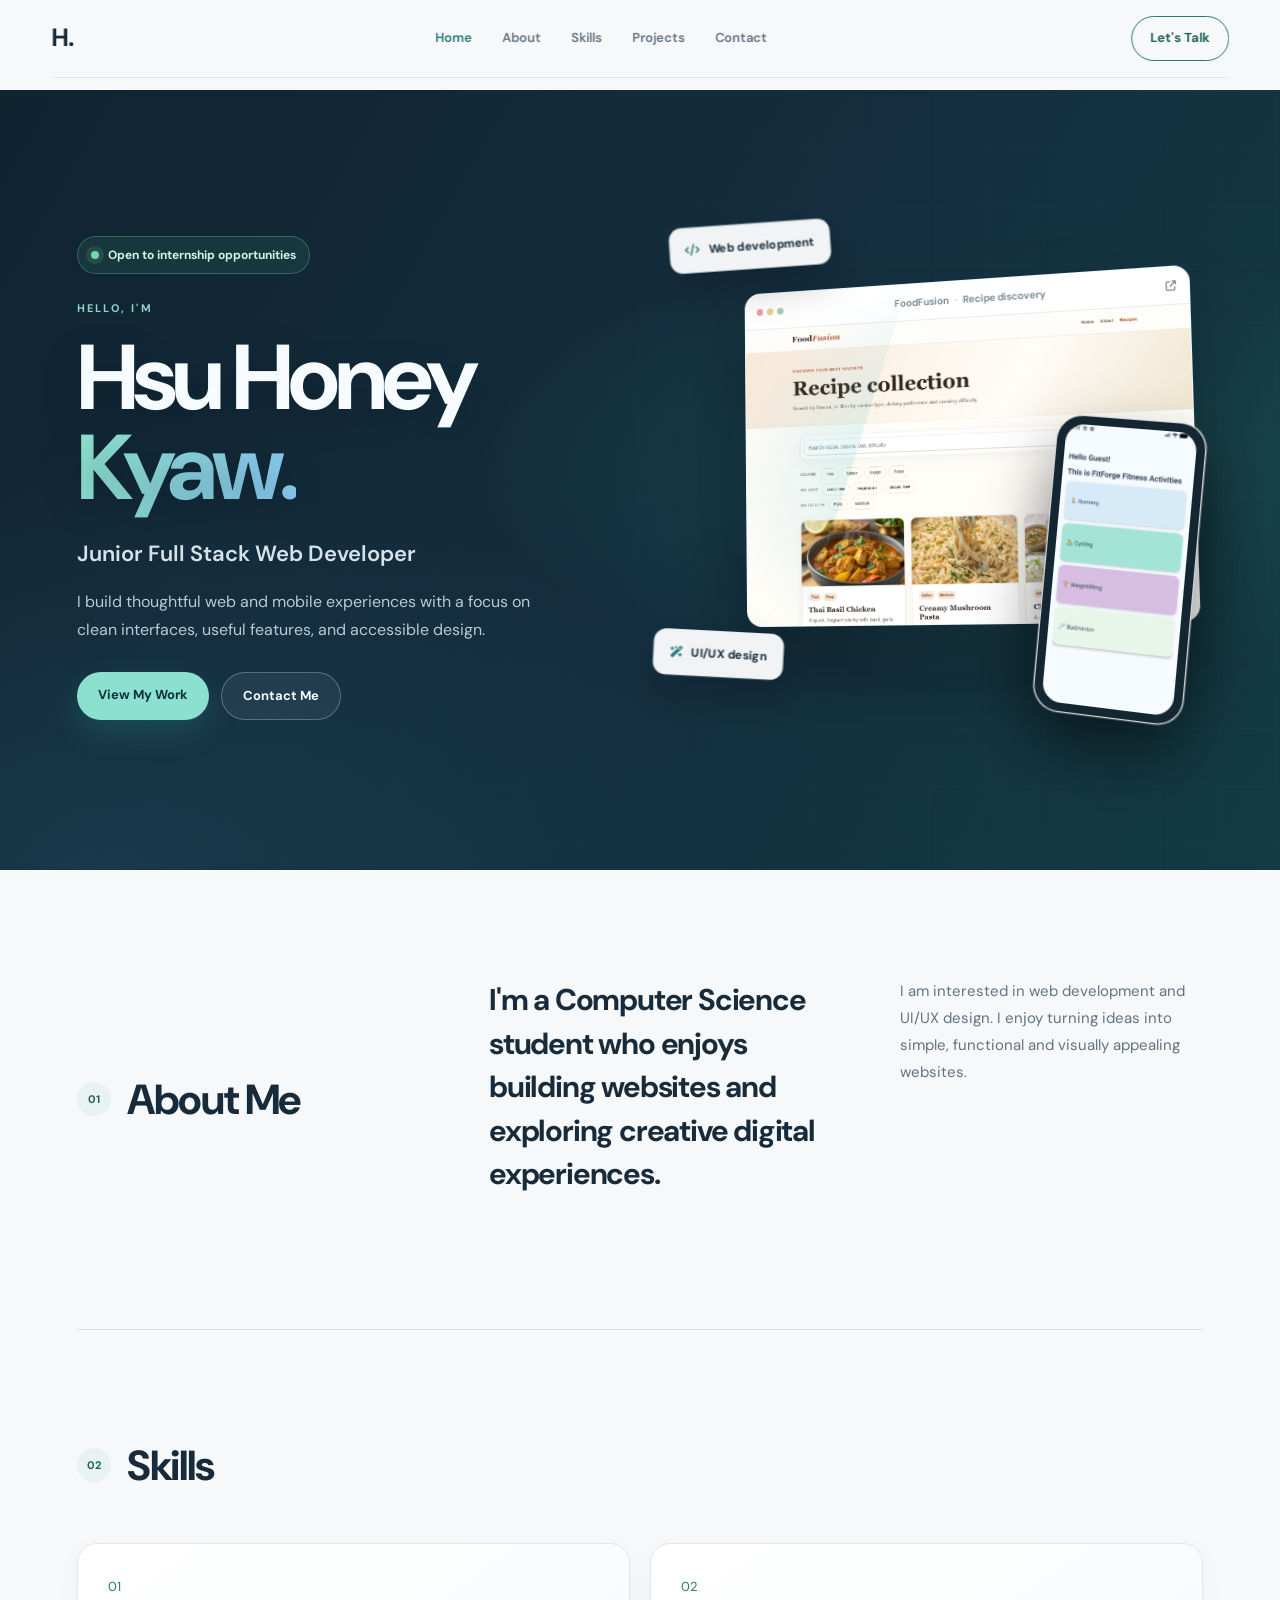
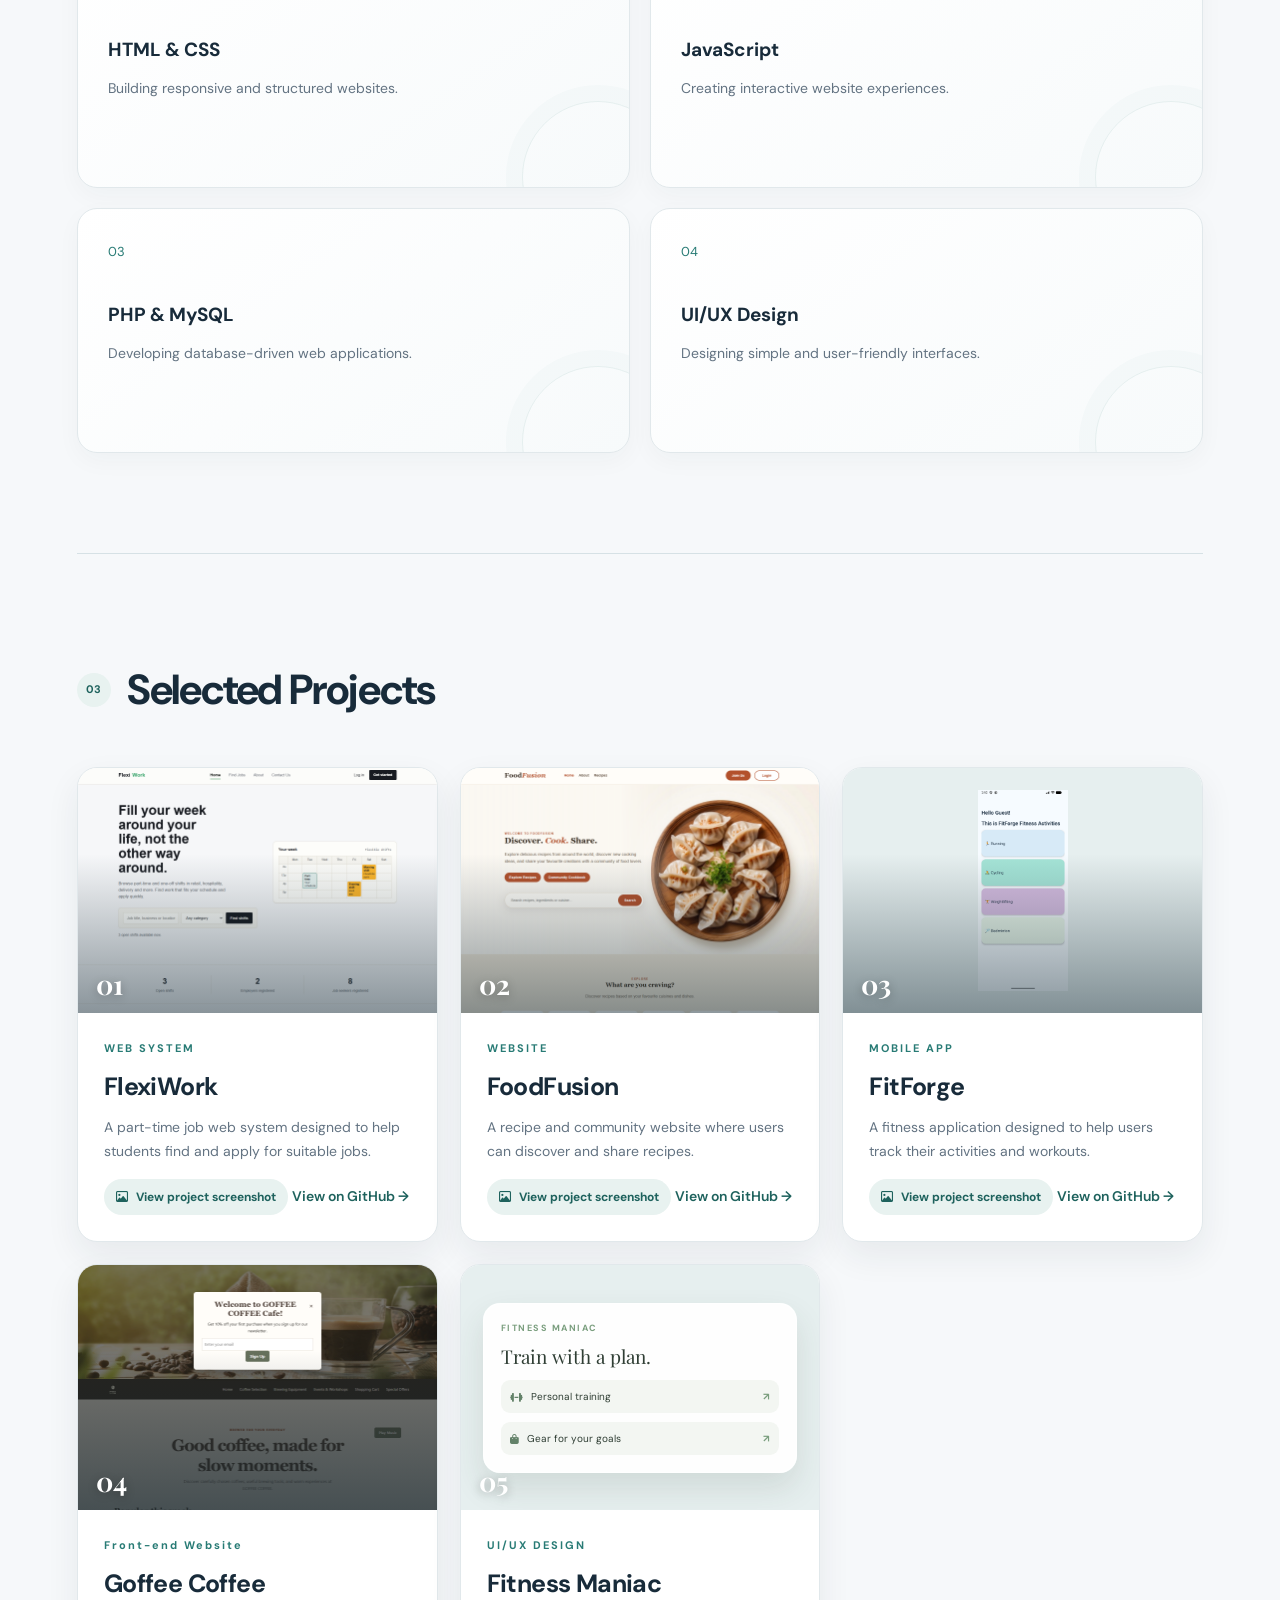
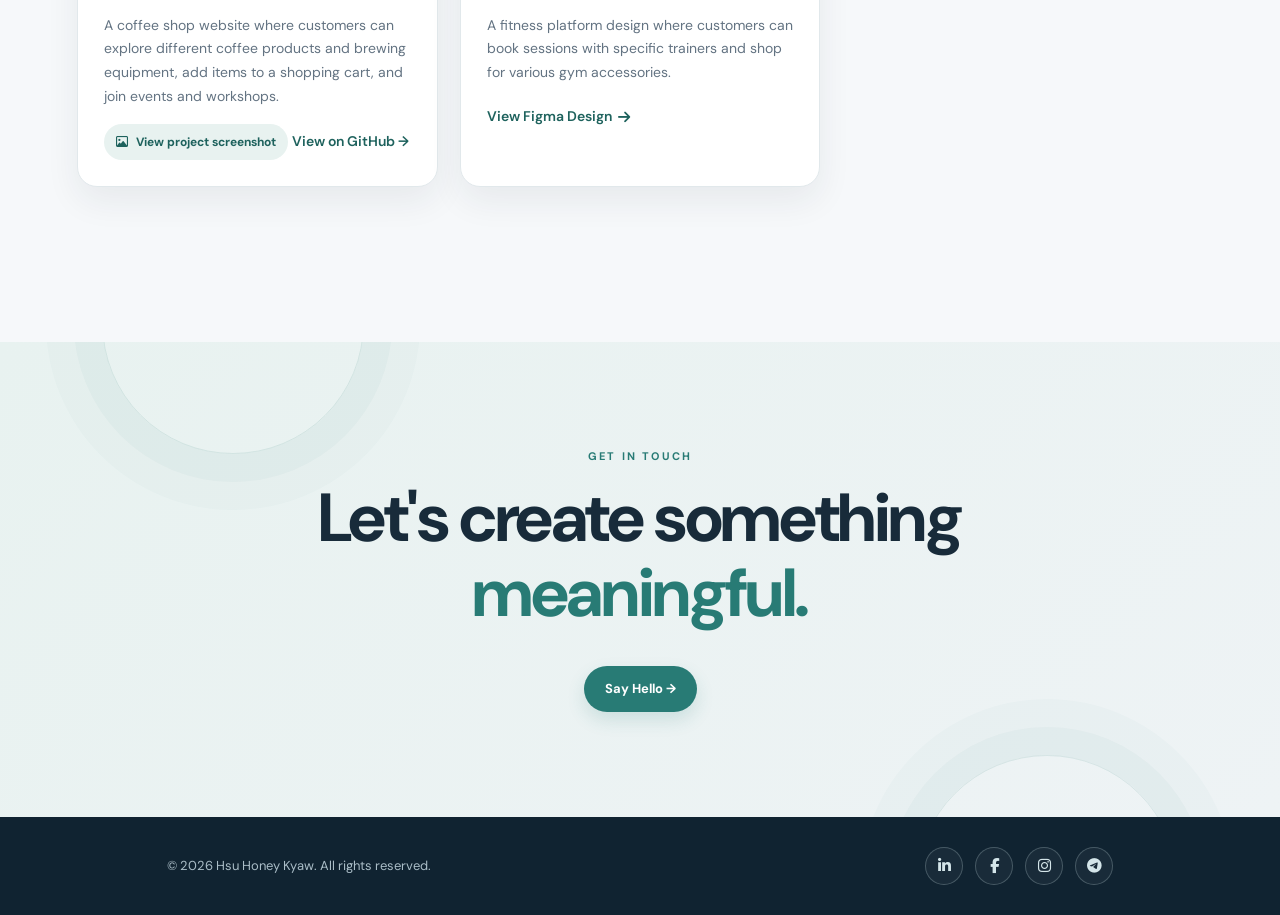
<file: index.html>
<!DOCTYPE html>
<html lang="en">

<head>
    <meta charset="UTF-8">
    <meta name="viewport" content="width=device-width, initial-scale=1.0">

    <title>Hsu Honey Kyaw | Web Developer</title>

    <!-- Google Font -->
    <link rel="preconnect" href="https://fonts.googleapis.com">
    <link rel="preconnect" href="https://fonts.gstatic.com" crossorigin>
    <link rel="stylesheet" href="https://cdnjs.cloudflare.com/ajax/libs/font-awesome/6.5.2/css/all.min.css">
    <link
        href="https://fonts.googleapis.com/css2?family=DM+Sans:wght@400;500;600;700&family=Playfair+Display:wght@500;600&display=swap"
        rel="stylesheet">

    <!-- CSS -->
    <link rel="stylesheet" href="style.css">
</head>

<body>

    <!-- Navigation -->
    <header class="navbar">

        <a href="index.html" class="logo">H.</a>

        <nav>
            <a href="index.html" class="active">Home</a>
            <a href="about.html">About</a>
            <a href="skills.html">Skills</a>
            <a href="project.html">Projects</a>
            <a href="contact.html">Contact</a>
        </nav>

        <details class="mobile-navigation">
            <summary aria-label="Open site menu"><i class="fa-solid fa-bars" aria-hidden="true"></i></summary>
            <nav aria-label="Mobile navigation">
                <a href="index.html" class="active" aria-current="page">Home</a>
                <a href="about.html">About</a>
                <a href="skills.html">Skills</a>
                <a href="project.html">Projects</a>
                <a href="contact.html">Contact</a>
            </nav>
        </details>

        <a href="contact.html" class="nav-button">Let's Talk</a>

    </header>


    <!-- Hero Section -->
    <main>

        <section id="home" class="hero">

            <div class="hero-content">

                <p class="availability-pill"><span aria-hidden="true"></span> Open to internship opportunities</p>

                <p class="small-title">HELLO, I'M</p>

                <h1>
                    Hsu Honey<br>
                    <span>Kyaw.</span>
                </h1>

                <h2>Junior Full Stack Web Developer</h2>

                <p class="hero-text">
                    I build thoughtful web and mobile experiences with a focus on
                    clean interfaces, useful features, and accessible design.
                </p>

                <div class="hero-buttons">
                    <a href="project.html" class="primary-button">
                        View My Work
                    </a>

                    <a href="contact.html" class="secondary-button">
                        Contact Me
                    </a>


                </div>

            </div>


            <!-- 3D project showcase: real previews link to their screenshot galleries -->
            <div class="hero-visual hero-showcase" role="group" aria-label="Featured portfolio project previews">
                <div class="showcase-glow" aria-hidden="true"></div>

                <a class="showcase-browser" href="project-screenshot.html?project=foodfusion"
                    aria-label="View FoodFusion project screenshots">
                    <span class="showcase-browser-bar">
                        <span class="showcase-window-dots" aria-hidden="true"><i></i><i></i><i></i></span>
                        <span class="showcase-browser-title">FoodFusion <span>·</span> Recipe discovery</span>
                        <i class="fa-solid fa-arrow-up-right-from-square" aria-hidden="true"></i>
                    </span>
                    <img src="assets/projects/screenshots/foodfusion-recipe-search.png"
                        alt="FoodFusion recipe search interface project preview">
                </a>

                <a class="showcase-device" href="project-screenshot.html?project=fitforge"
                    aria-label="View FitForge project screenshots">
                    <img src="assets/projects/screenshots/fitforge-activities.png"
                        alt="FitForge fitness activities dashboard project preview">
                </a>

                <div class="showcase-chip showcase-chip-build">
                    <i class="fa-solid fa-code" aria-hidden="true"></i>
                    <span>Web development</span>
                </div>

                <div class="showcase-chip showcase-chip-design">
                    <i class="fa-solid fa-wand-magic-sparkles" aria-hidden="true"></i>
                    <span>UI/UX design</span>
                </div>
            </div>

        </section>


        <!-- About Section -->
        <section id="about" class="section about">

            <div class="section-heading">
                <span>01</span>
                <h2>About Me</h2>
            </div>

            <div class="about-content">

                <p class="large-text">
                    I'm a Computer Science student who enjoys
                    building websites and exploring creative
                    digital experiences.
                </p>

                <p>
                    I am interested in web development and UI/UX design.
                    I enjoy turning ideas into simple, functional and
                    visually appealing websites.
                </p>

            </div>

        </section>


        <!-- Skills Section -->
        <section id="skills" class="section skills">

            <div class="section-heading">
                <span>02</span>
                <h2>Skills</h2>
            </div>

            <div class="skills-grid">

                <div class="skill-card">
                    <span>01</span>
                    <h3>HTML & CSS</h3>
                    <p>Building responsive and structured websites.</p>
                </div>

                <div class="skill-card">
                    <span>02</span>
                    <h3>JavaScript</h3>
                    <p>Creating interactive website experiences.</p>
                </div>

                <div class="skill-card">
                    <span>03</span>
                    <h3>PHP & MySQL</h3>
                    <p>Developing database-driven web applications.</p>
                </div>

                <div class="skill-card">
                    <span>04</span>
                    <h3>UI/UX Design</h3>
                    <p>Designing simple and user-friendly interfaces.</p>
                </div>

            </div>

        </section>


        <!-- Projects Section -->
        <section id="projects" class="section projects">

            <div class="section-heading">
                <span>03</span>
                <h2>Selected Projects</h2>
            </div>

            <div class="project-grid">

                <article class="project-card">

                    <div class="project-image project-image-flexiwork">
                        <img src="assets/projects/screenshots/flexiwork-home.png" alt="FlexiWork project banner">
                        <span class="project-number">01</span>
                    </div>

                    <div class="project-content">
                        <p>WEB SYSTEM</p>

                        <h3>FlexiWork</h3>

                        <p>
                            A part-time job web system designed to
                            help students find and apply for suitable jobs.
                        </p>

                        <a href="project-screenshot.html?project=flexiwork" class="project-screenshot-action"><i
                                class="fa-regular fa-image" aria-hidden="true"></i> View project screenshot</a>

                        <a href="https://github.com/hsuhoneyk/FlexiWork" target="_blank" rel="noopener noreferrer">View
                            on GitHub →</a>
                    </div>

                </article>


                <article class="project-card">

                    <div class="project-image project-image-foodfusion">
                        <img src="assets/projects/screenshots/foodfusion-home.png" alt="FoodFusion project banner">
                        <span class="project-number">02</span>
                    </div>

                    <div class="project-content">
                        <p>WEBSITE</p>

                        <h3>FoodFusion</h3>

                        <p>
                            A recipe and community website where users
                            can discover and share recipes.
                        </p>

                        <a href="project-screenshot.html?project=foodfusion" class="project-screenshot-action"><i
                                class="fa-regular fa-image" aria-hidden="true"></i> View project screenshot</a>

                        <a href="https://github.com/hsuhoneyk/FoodFusion" target="_blank" rel="noopener noreferrer">View
                            on GitHub →</a>
                    </div>

                </article>


                <article class="project-card">

                    <div class="project-image project-image-fitforge">
                        <img src="assets/projects/screenshots/fitforge-activities.png" alt="FitForge activity dashboard">
                        <span class="project-number">03</span>
                    </div>

                    <div class="project-content">
                        <p>MOBILE APP</p>

                        <h3>FitForge</h3>

                        <p>
                            A fitness application designed to help
                            users track their activities and workouts.
                        </p>

                        <a href="project-screenshot.html?project=fitforge" class="project-screenshot-action"><i
                                class="fa-regular fa-image" aria-hidden="true"></i> View project screenshot</a>

                        <a href="https://github.com/hsuhoneyk/FitForge" target="_blank" rel="noopener noreferrer">View
                            on GitHub →</a>
                    </div>

                </article>

                <article class="project-card">

                    <div class="project-image project-image-goffee-coffee">
                        <img src="assets/projects/screenshots/goffee-home.png" alt="Goffee Coffee project banner">
                        <span class="project-number">04</span>
                    </div>

                    <div class="project-content">
                        <p>Front-end Website</p>

                        <h3>Goffee Coffee</h3>

                        <p>
                            A coffee shop website where customers can explore
                            different coffee products and brewing equipment,
                            add items to a shopping cart, and join events and workshops.
                        </p>

                        <a href="project-screenshot.html?project=goffee-coffee" class="project-screenshot-action"><i
                                class="fa-regular fa-image" aria-hidden="true"></i> View project screenshot</a>

                        <a href="https://github.com/hsuhoneyk/Goffee-Coffee" target="_blank"
                            rel="noopener noreferrer">View on GitHub →</a>
                    </div>

                </article>

                <article class="project-card">

                    <div class="project-image project-image-fitness-maniac">
                        <div class="design-preview" aria-hidden="true">
                            <span class="design-preview-label">FITNESS MANIAC</span>
                            <span class="design-preview-title">Train with a plan.</span>
                            <span class="design-preview-card"><i class="fa-solid fa-dumbbell"></i> Personal training
                                <b>↗</b></span>
                            <span class="design-preview-card"><i class="fa-solid fa-bag-shopping"></i> Gear for your
                                goals <b>↗</b></span>
                        </div>
                        <span class="project-number">05</span>
                    </div>

                    <div class="project-content">
                        <p>UI/UX DESIGN</p>

                        <h3>Fitness Maniac</h3>

                        <p>
                            A fitness platform design where customers can book
                            sessions with specific trainers and shop for various
                            gym accessories.
                        </p>

                        <a href="https://www.figma.com/design/Ne1p5E4pze5QTLMcTqJKe6/Untitled?node-id=0-1&amp;p=f&amp;t=fhqhXMzimEsxUCpj-0"
                            class="project-link" target="_blank" rel="noopener noreferrer">
                            View Figma Design
                            <i class="fa-solid fa-arrow-right"></i>
                        </a>
                    </div>

                </article>

            </div>

        </section>


        <!-- Contact Section -->
        <section id="contact" class="contact">

            <p class="small-title">GET IN TOUCH</p>

            <h2>
                Let's create something<br>
                <span>meaningful.</span>
            </h2>

            <a href="contact.html" class="primary-button">
                Say Hello →
            </a>

        </section>

    </main>


    <!-- Footer -->
    <footer>

        <div class="footer-content">

            <p>
                © 2026 Hsu Honey Kyaw. All rights reserved.
            </p>

            <!-- Social Media -->
            <div class="footer-social">

                <a href="https://www.linkedin.com/in/hsu-honey-kyaw-a51a913b0" target="_blank" rel="noopener noreferrer"
                    aria-label="LinkedIn">
                    <i class="fa-brands fa-linkedin-in"></i>
                </a>

                <a href="https://www.facebook.com/share/19QXdpM22V/" target="_blank" rel="noopener noreferrer"
                    aria-label="Facebook">
                    <i class="fa-brands fa-facebook-f"></i>
                </a>

                <a href="https://www.instagram.com/v_for_vannie?vrfl=aWN2Z3E3OXZqZ3hl" target="_blank"
                    rel="noopener noreferrer" aria-label="Instagram">
                    <i class="fa-brands fa-instagram"></i>
                </a>

                <a href="https://t.me/v_van_nie" target="_blank" rel="noopener noreferrer" aria-label="Telegram">
                    <i class="fa-brands fa-telegram"></i>
                </a>

            </div>

        </div>

    </footer>

</body>

</html>
</file>
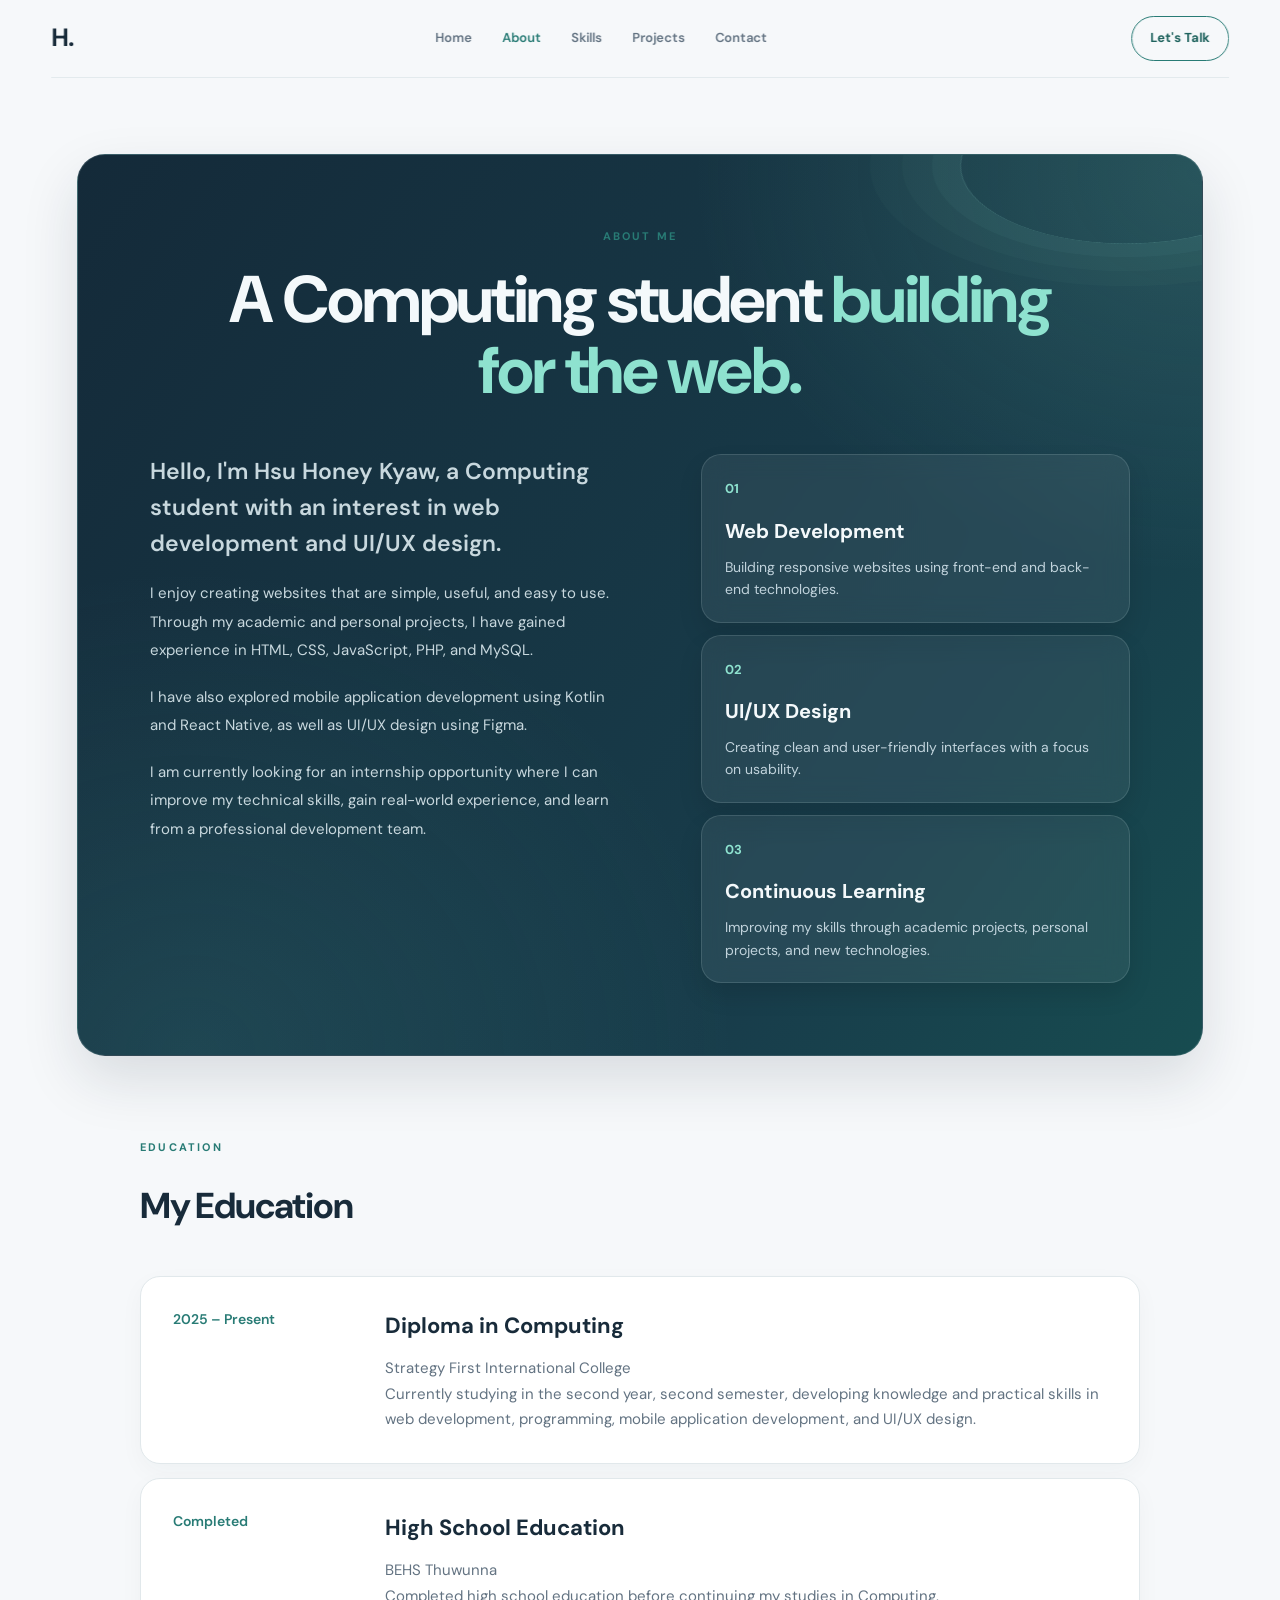
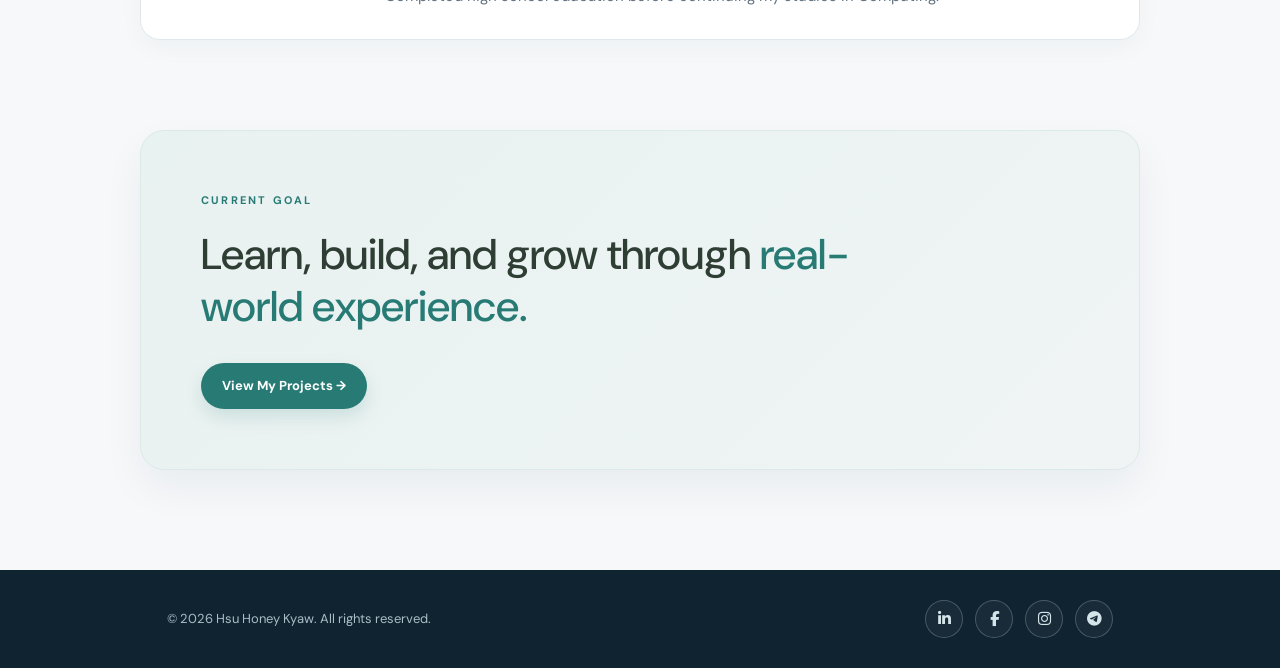
<file: about.html>
<!DOCTYPE html>
<html lang="en">

<head>
    <meta charset="UTF-8">
    <meta name="viewport" content="width=device-width, initial-scale=1.0">

    <title>About | Hsu Honey Kyaw</title>

    <!-- Google Font -->
    <link rel="preconnect" href="https://fonts.googleapis.com">
    <link rel="preconnect" href="https://fonts.gstatic.com" crossorigin>
    <link rel="stylesheet" href="https://cdnjs.cloudflare.com/ajax/libs/font-awesome/6.5.2/css/all.min.css">

    <link
        href="https://fonts.googleapis.com/css2?family=DM+Sans:wght@400;500;600;700&family=Playfair+Display:wght@500;600&display=swap"
        rel="stylesheet">

    <link rel="stylesheet" href="style.css">

</head>

<body>

    <!-- Navigation -->
    <header class="navbar">

        <a href="index.html" class="logo">H.</a>

        <nav>
            <a href="index.html">Home</a>
            <a href="about.html" class="active">About</a>
            <a href="skills.html">Skills</a>
            <a href="project.html">Projects</a>
            <a href="contact.html">Contact</a>
        </nav>

        <details class="mobile-navigation">
            <summary aria-label="Open site menu"><i class="fa-solid fa-bars" aria-hidden="true"></i></summary>
            <nav aria-label="Mobile navigation">
                <a href="index.html">Home</a>
                <a href="about.html" class="active" aria-current="page">About</a>
                <a href="skills.html">Skills</a>
                <a href="project.html">Projects</a>
                <a href="contact.html">Contact</a>
            </nav>
        </details>

        <a href="contact.html" class="nav-button">Let's Talk</a>

    </header>


    <!-- About Section -->
    <main class="about-page">

        <section class="about-hero">

            <div class="about-heading">

                <p class="section-label">ABOUT ME</p>

                <h1>
                    A Computing student
                    <span>building for the web.</span>
                </h1>

            </div>


            <div class="about-content">

                <!-- About Text -->
                <div class="about-text">

                    <p>
                        Hello, I'm Hsu Honey Kyaw, a Computing student
                        with an interest in web development and UI/UX design.
                    </p>

                    <p>
                        I enjoy creating websites that are simple, useful,
                        and easy to use. Through my academic and personal
                        projects, I have gained experience in HTML, CSS,
                        JavaScript, PHP, and MySQL.
                    </p>

                    <p>
                        I have also explored mobile application development
                        using Kotlin and React Native, as well as UI/UX design
                        using Figma.
                    </p>

                    <p>
                        I am currently looking for an internship opportunity
                        where I can improve my technical skills, gain
                        real-world experience, and learn from a professional
                        development team.
                    </p>

                </div>


                <!-- Personal Info -->
                <div class="about-info">

                    <div class="info-card">

                        <span>01</span>

                        <h3>Web Development</h3>

                        <p>
                            Building responsive websites using front-end
                            and back-end technologies.
                        </p>

                    </div>


                    <div class="info-card">

                        <span>02</span>

                        <h3>UI/UX Design</h3>

                        <p>
                            Creating clean and user-friendly interfaces
                            with a focus on usability.
                        </p>

                    </div>


                    <div class="info-card">

                        <span>03</span>

                        <h3>Continuous Learning</h3>

                        <p>
                            Improving my skills through academic projects,
                            personal projects, and new technologies.
                        </p>

                    </div>

                </div>

            </div>

        </section>


        <!-- Education -->
        <section class="education-section">

            <div class="section-title">

                <p class="section-label">EDUCATION</p>

                <h2>My Education</h2>

            </div>


            <!-- Current Education -->
            <div class="education-card">

                <div class="education-year">

                    <span>2025 – Present</span>

                </div>


                <div class="education-details">

                    <h3>Diploma in Computing</h3>

                    <p class="education-place">
                        Strategy First International College
                    </p>

                    <p>
                        Currently studying in the second year, second semester,
                        developing knowledge and practical skills in web
                        development, programming, mobile application development,
                        and UI/UX design.
                    </p>

                </div>

            </div>


            <!-- High School -->
            <div class="education-card">

                <div class="education-year">

                    <span>Completed</span>

                </div>


                <div class="education-details">

                    <h3>High School Education</h3>

                    <p class="education-place">
                        BEHS Thuwunna
                    </p>

                    <p>
                        Completed high school education before continuing
                        my studies in Computing.
                    </p>

                </div>

            </div>

        </section>


        <!-- Current Goal -->
        <section class="about-goal">

            <p class="section-label">CURRENT GOAL</p>

            <h2>
                Learn, build, and grow through
                <span>real-world experience.</span>
            </h2>

            <a href="project.html" class="about-button">
                View My Projects →
            </a>


        </section>

    </main>


    <!-- Footer -->
    <footer>

        <div class="footer-content">

            <p>
                © 2026 Hsu Honey Kyaw. All rights reserved.
            </p>

            <!-- Social Media -->
            <div class="footer-social">

                <a href="https://www.linkedin.com/in/hsu-honey-kyaw-a51a913b0" target="_blank" rel="noopener noreferrer" aria-label="LinkedIn">
                    <i class="fa-brands fa-linkedin-in"></i>
                </a>

                <a href="https://www.facebook.com/share/19QXdpM22V/" target="_blank" rel="noopener noreferrer" aria-label="Facebook">
                    <i class="fa-brands fa-facebook-f"></i>
                </a>

                <a href="https://www.instagram.com/v_for_vannie?vrfl=aWN2Z3E3OXZqZ3hl" target="_blank" rel="noopener noreferrer" aria-label="Instagram">
                    <i class="fa-brands fa-instagram"></i>
                </a>

                <a href="https://t.me/v_van_nie" target="_blank" rel="noopener noreferrer" aria-label="Telegram">
                    <i class="fa-brands fa-telegram"></i>
                </a>

            </div>

        </div>

    </footer>

</body>

</html>
</file>
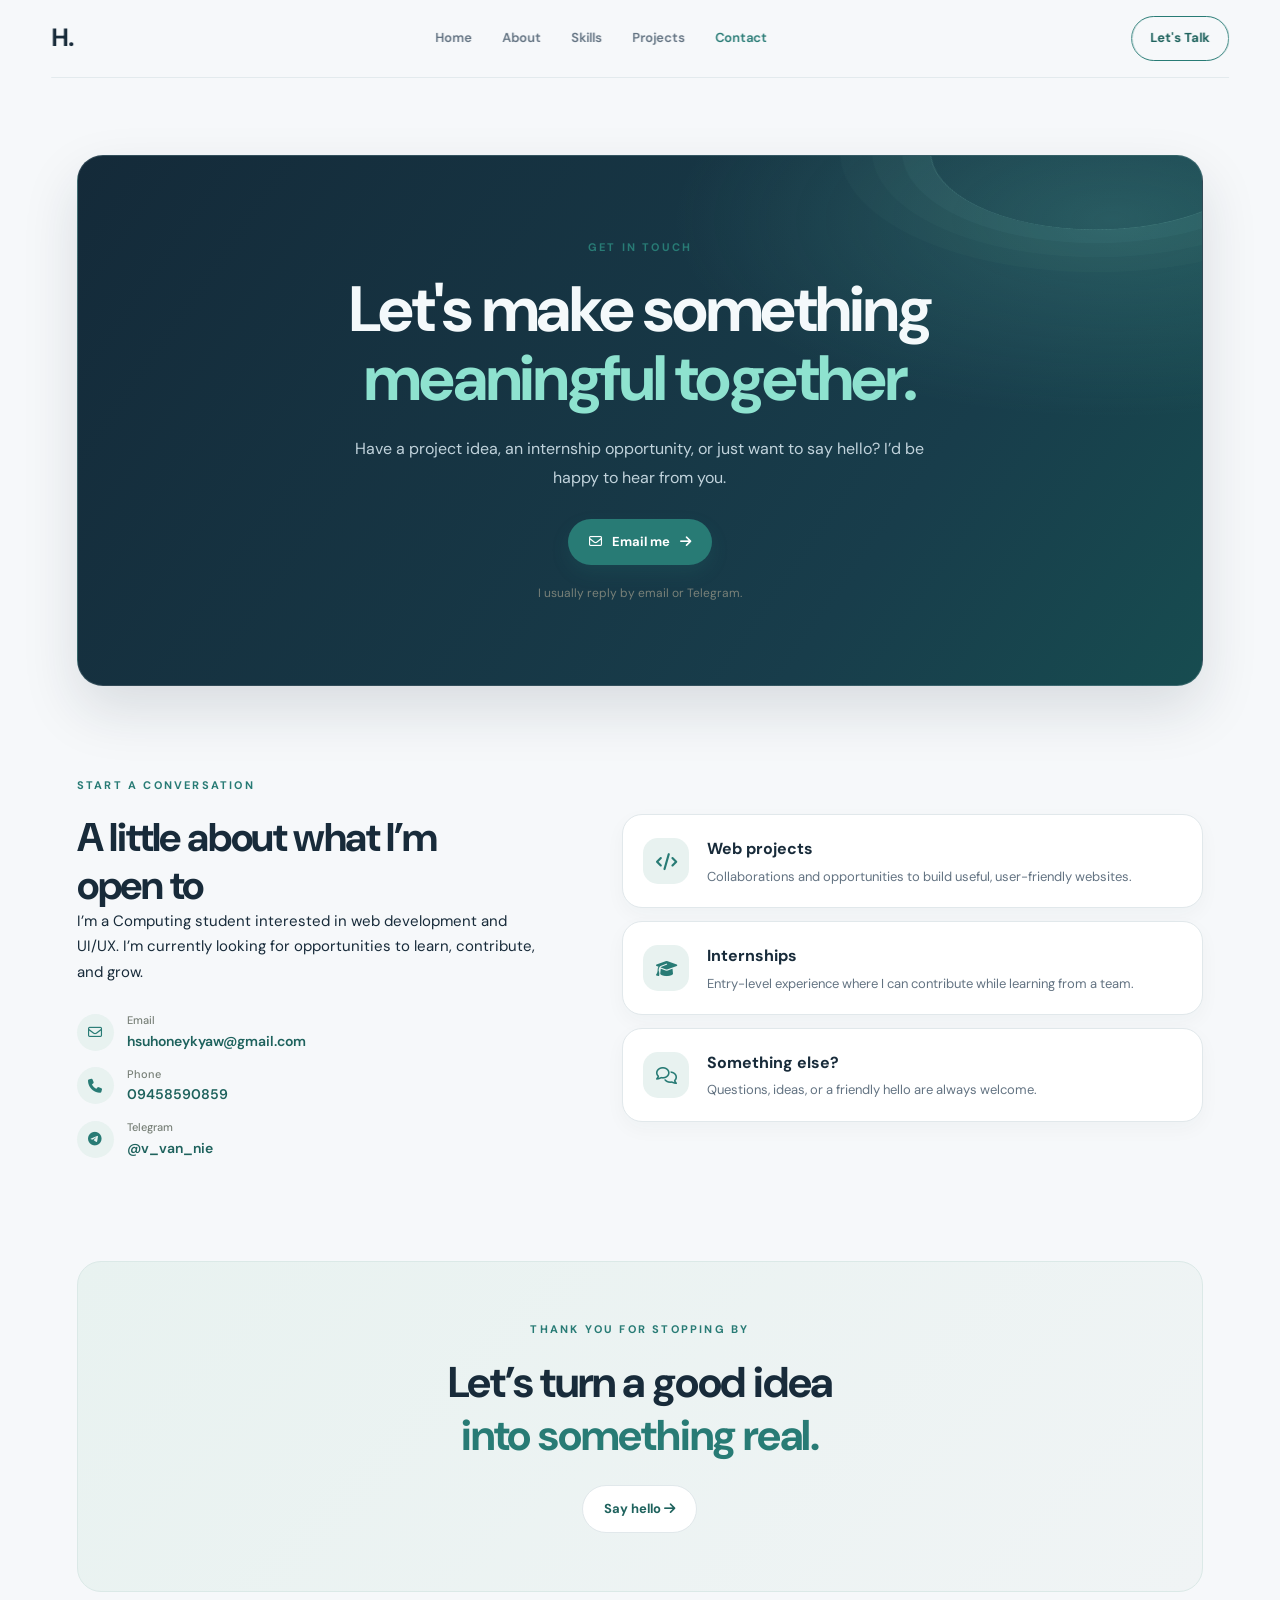
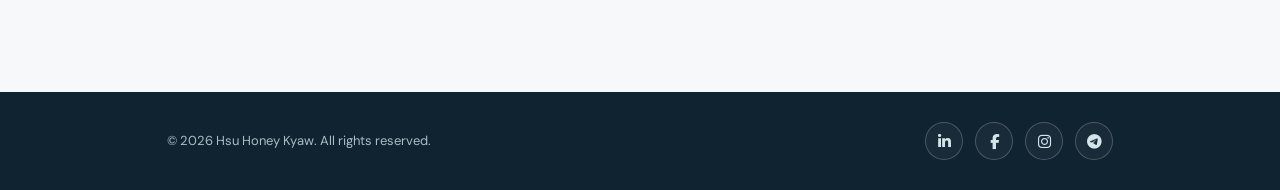
<file: contact.html>
<!DOCTYPE html>
<html lang="en">

<head>
    <meta charset="UTF-8">
    <meta name="viewport" content="width=device-width, initial-scale=1.0">
    <meta name="description" content="Get in touch with Hsu Honey Kyaw about web development, design, and opportunities to work together.">
    <title>Contact | Hsu Honey Kyaw</title>

    <link rel="preconnect" href="https://fonts.googleapis.com">
    <link rel="preconnect" href="https://fonts.gstatic.com" crossorigin>
    <link rel="stylesheet" href="https://cdnjs.cloudflare.com/ajax/libs/font-awesome/6.5.2/css/all.min.css">
    <link href="https://fonts.googleapis.com/css2?family=DM+Sans:wght@400;500;600;700&family=Playfair+Display:wght@500;600&display=swap" rel="stylesheet">
    <link rel="stylesheet" href="style.css">
</head>

<body>
    <header class="navbar">
        <a href="index.html" class="logo" aria-label="Hsu Honey Kyaw home">H.</a>
        <nav aria-label="Main navigation">
            <a href="index.html">Home</a>
            <a href="about.html">About</a>
            <a href="skills.html">Skills</a>
            <a href="project.html">Projects</a>
            <a href="contact.html" class="active" aria-current="page">Contact</a>
        </nav>
        <details class="mobile-navigation">
            <summary aria-label="Open site menu"><i class="fa-solid fa-bars" aria-hidden="true"></i></summary>
            <nav aria-label="Mobile navigation">
                <a href="index.html">Home</a>
                <a href="about.html">About</a>
                <a href="skills.html">Skills</a>
                <a href="project.html">Projects</a>
                <a href="contact.html" class="active" aria-current="page">Contact</a>
            </nav>
        </details>
        <a href="#contact-details" class="nav-button">Let's Talk</a>
    </header>

    <main class="contact-page">
        <section class="contact-hero" aria-labelledby="contact-title">
            <p class="section-label">GET IN TOUCH</p>
            <h1 id="contact-title">Let's make something<br><span>meaningful together.</span></h1>
            <p class="contact-intro">Have a project idea, an internship opportunity, or just want to say hello? I’d be happy to hear from you.</p>
            <a class="primary-button contact-cta" href="mailto:hsuhoneykyaw@gmail.com">
                <i class="fa-regular fa-envelope" aria-hidden="true"></i>
                Email me
                <i class="fa-solid fa-arrow-right" aria-hidden="true"></i>
            </a>
            <p class="contact-email-note">I usually reply by email or Telegram.</p>
        </section>

        <section class="contact-details" id="contact-details" aria-labelledby="contact-details-title">
            <div class="contact-details-heading">
                <p class="section-label">START A CONVERSATION</p>
                <h2 id="contact-details-title">A little about what I’m open to</h2>
                <p>I’m a Computing student interested in web development and UI/UX. I’m currently looking for opportunities to learn, contribute, and grow.</p>
                <div class="contact-channels" aria-label="Ways to contact me">
                    <a href="mailto:hsuhoneykyaw@gmail.com"><i class="fa-regular fa-envelope" aria-hidden="true"></i><span><small>Email</small>hsuhoneykyaw@gmail.com</span></a>
                    <a href="tel:+959458590859"><i class="fa-solid fa-phone" aria-hidden="true"></i><span><small>Phone</small>09458590859</span></a>
                    <a href="https://t.me/v_van_nie" target="_blank" rel="noopener noreferrer"><i class="fa-brands fa-telegram" aria-hidden="true"></i><span><small>Telegram</small>@v_van_nie</span></a>
                </div>
            </div>

            <div class="contact-options">
                <article class="contact-option">
                    <span class="contact-option-icon"><i class="fa-solid fa-code" aria-hidden="true"></i></span>
                    <div>
                        <h3>Web projects</h3>
                        <p>Collaborations and opportunities to build useful, user-friendly websites.</p>
                    </div>
                </article>
                <article class="contact-option">
                    <span class="contact-option-icon"><i class="fa-solid fa-graduation-cap" aria-hidden="true"></i></span>
                    <div>
                        <h3>Internships</h3>
                        <p>Entry-level experience where I can contribute while learning from a team.</p>
                    </div>
                </article>
                <article class="contact-option">
                    <span class="contact-option-icon"><i class="fa-regular fa-comments" aria-hidden="true"></i></span>
                    <div>
                        <h3>Something else?</h3>
                        <p>Questions, ideas, or a friendly hello are always welcome.</p>
                    </div>
                </article>
            </div>
        </section>

        <section class="contact-bottom">
            <p class="section-label">THANK YOU FOR STOPPING BY</p>
            <h2>Let’s turn a good idea<br><span>into something real.</span></h2>
            <a href="mailto:hsuhoneykyaw@gmail.com" class="secondary-button">Say hello <i class="fa-solid fa-arrow-right" aria-hidden="true"></i></a>
        </section>
    </main>

    <footer>
        <div class="footer-content">
            <p>© 2026 Hsu Honey Kyaw. All rights reserved.</p>
            <div class="footer-social" aria-label="Social links">
                <a href="https://www.linkedin.com/in/hsu-honey-kyaw-a51a913b0" target="_blank" rel="noopener noreferrer" aria-label="LinkedIn"><i class="fa-brands fa-linkedin-in" aria-hidden="true"></i></a>
                <a href="https://www.facebook.com/share/19QXdpM22V/" target="_blank" rel="noopener noreferrer" aria-label="Facebook"><i class="fa-brands fa-facebook-f" aria-hidden="true"></i></a>
                <a href="https://www.instagram.com/v_for_vannie?vrfl=aWN2Z3E3OXZqZ3hl" target="_blank" rel="noopener noreferrer" aria-label="Instagram"><i class="fa-brands fa-instagram" aria-hidden="true"></i></a>
                <a href="https://t.me/v_van_nie" target="_blank" rel="noopener noreferrer" aria-label="Telegram"><i class="fa-brands fa-telegram" aria-hidden="true"></i></a>
            </div>
        </div>
    </footer>
</body>

</html>
</file>
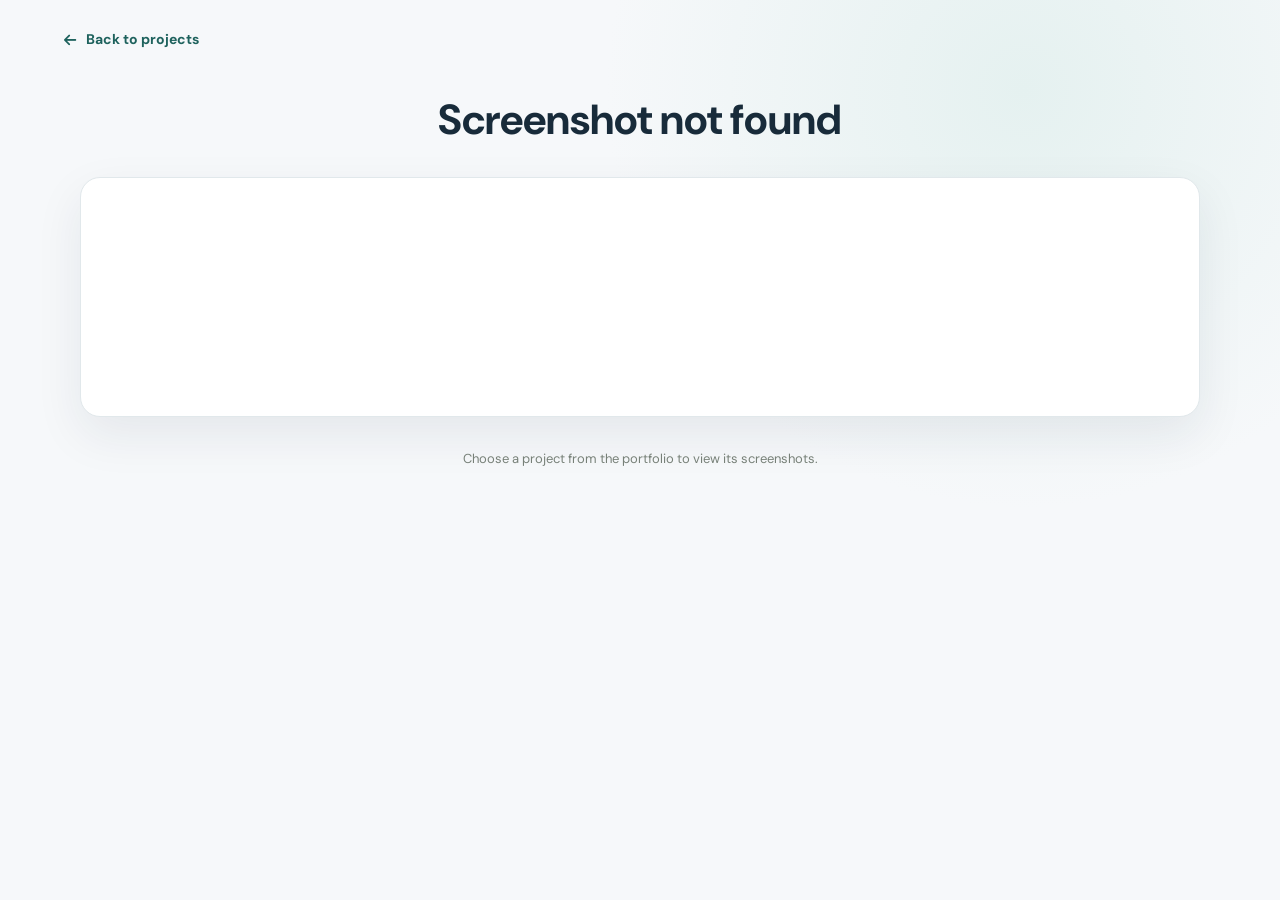
<file: project-screenshot.html>
<!DOCTYPE html>
<html lang="en">
<head>
    <meta charset="UTF-8">
    <meta name="viewport" content="width=device-width, initial-scale=1.0">
    <meta name="theme-color" content="#faf8f2">
    <title>Project screenshot | Hsu Honey Kyaw</title>
    <link rel="preconnect" href="https://fonts.googleapis.com">
    <link rel="preconnect" href="https://fonts.gstatic.com" crossorigin>
    <link href="https://fonts.googleapis.com/css2?family=DM+Sans:wght@400;500;600;700&family=Playfair+Display:wght@500;600&display=swap" rel="stylesheet">
    <link rel="stylesheet" href="https://cdnjs.cloudflare.com/ajax/libs/font-awesome/6.5.2/css/all.min.css">
    <link rel="stylesheet" href="style.css">
</head>
<body class="screenshot-page">
    <a class="screenshot-back" href="project.html"><i class="fa-solid fa-arrow-left" aria-hidden="true"></i><span>Back to projects</span></a>
    <main class="screenshot-viewer" aria-live="polite">
        <h1 id="screenshot-title">Project screenshot</h1>
        <p class="screenshot-caption" id="screenshot-caption"></p>
        <div class="screenshot-frame" id="screenshot-frame"></div>
        <div class="screenshot-thumbnails" id="screenshot-thumbnails" aria-label="Choose a project screenshot"></div>
        <p class="screenshot-note" id="screenshot-note"></p>
    </main>
    <script>
        const screenshotGalleries = {
            flexiwork: { name: "FlexiWork", note: "The job listings shown here are fictional sample data for the preview.", screenshots: [
                { file: "flexiwork-home.png", label: "Homepage", alt: "FlexiWork homepage screenshot" },
                { file: "flexiwork-about.png", label: "About", alt: "FlexiWork about page screenshot" },
                { file: "flexiwork-login.png", label: "Sign in", alt: "FlexiWork sign-in page screenshot" },
                { file: "flexiwork-contact.png", label: "Contact", alt: "FlexiWork contact page screenshot" }
            ] },
            foodfusion: { name: "FoodFusion", note: "Recipe results use fictional sample recipes for the preview.", screenshots: [
                { file: "foodfusion-home.png", label: "Homepage", alt: "FoodFusion homepage screenshot" },
                { file: "foodfusion-recipe-search.png", label: "Recipe search", alt: "FoodFusion recipe search page with category filters and recipe cards" },
                { file: "foodfusion-search-results.png", label: "Search results", alt: "FoodFusion filtered chicken recipe search results" }
            ] },
            fitforge: { name: "FitForge", note: "The badminton tracker shows a fictional 45-minute sample session.", screenshots: [
                { file: "fitforge-activities.png", label: "Activities", alt: "FitForge activities dashboard with running, cycling, weightlifting and badminton" },
                { file: "fitforge-weightlifting.png", label: "Weightlifting", alt: "FitForge weightlifting tracker screen" },
                { file: "fitforge-badminton.png", label: "Badminton tracker", alt: "FitForge badminton tracker showing a sample session and progress" }
            ] },
            "goffee-coffee": { name: "Goffee Coffee", screenshots: [
                { file: "goffee-home.png", label: "Homepage", alt: "Goffee Coffee homepage screenshot" },
                { file: "goffee-coffee-selection.png", label: "Coffee menu", alt: "Goffee Coffee selection page screenshot" },
                { file: "goffee-brewing-equipment.png", label: "Equipment", alt: "Goffee Coffee brewing equipment page screenshot" },
                { file: "goffee-special-offers.png", label: "Special offers", alt: "Goffee Coffee special offers page screenshot" }
            ] },
            "fitness-maniac": { name: "Fitness Maniac", note: "Design preview only. Open the Figma link on the Projects page to see the original design.", screenshots: [
                { file: "fitness-maniac-preview.png", label: "Design preview", alt: "Fitness Maniac interface concept preview" }
            ] }
        };
        const gallery = screenshotGalleries[new URLSearchParams(window.location.search).get("project")];
        const title = document.getElementById("screenshot-title");
        const frame = document.getElementById("screenshot-frame");
        const note = document.getElementById("screenshot-note");
        const caption = document.getElementById("screenshot-caption");
        const thumbnails = document.getElementById("screenshot-thumbnails");
        if (gallery) {
            document.title = gallery.name + " screenshots | Hsu Honey Kyaw";
            title.textContent = gallery.name + " screenshots";
            const image = document.createElement("img");
            image.alt = "";
            frame.append(image);
            const showScreenshot = (index) => {
                const item = gallery.screenshots[index];
                image.src = "assets/projects/screenshots/" + item.file;
                image.alt = item.alt;
                caption.textContent = item.label + " · " + (index + 1) + " of " + gallery.screenshots.length;
                [...thumbnails.children].forEach((button, buttonIndex) => {
                    button.setAttribute("aria-pressed", buttonIndex === index ? "true" : "false");
                });
            };
            gallery.screenshots.forEach((item, index) => {
                const button = document.createElement("button");
                button.type = "button";
                button.className = "screenshot-thumb";
                button.textContent = item.label;
                button.setAttribute("aria-pressed", "false");
                button.addEventListener("click", () => showScreenshot(index));
                thumbnails.append(button);
            });
            showScreenshot(0);
            note.textContent = gallery.note || "";
        } else {
            title.textContent = "Screenshot not found";
            title.classList.add("screenshot-page-error");
            note.textContent = "Choose a project from the portfolio to view its screenshots.";
        }
    </script>
</body>
</html>
</file>
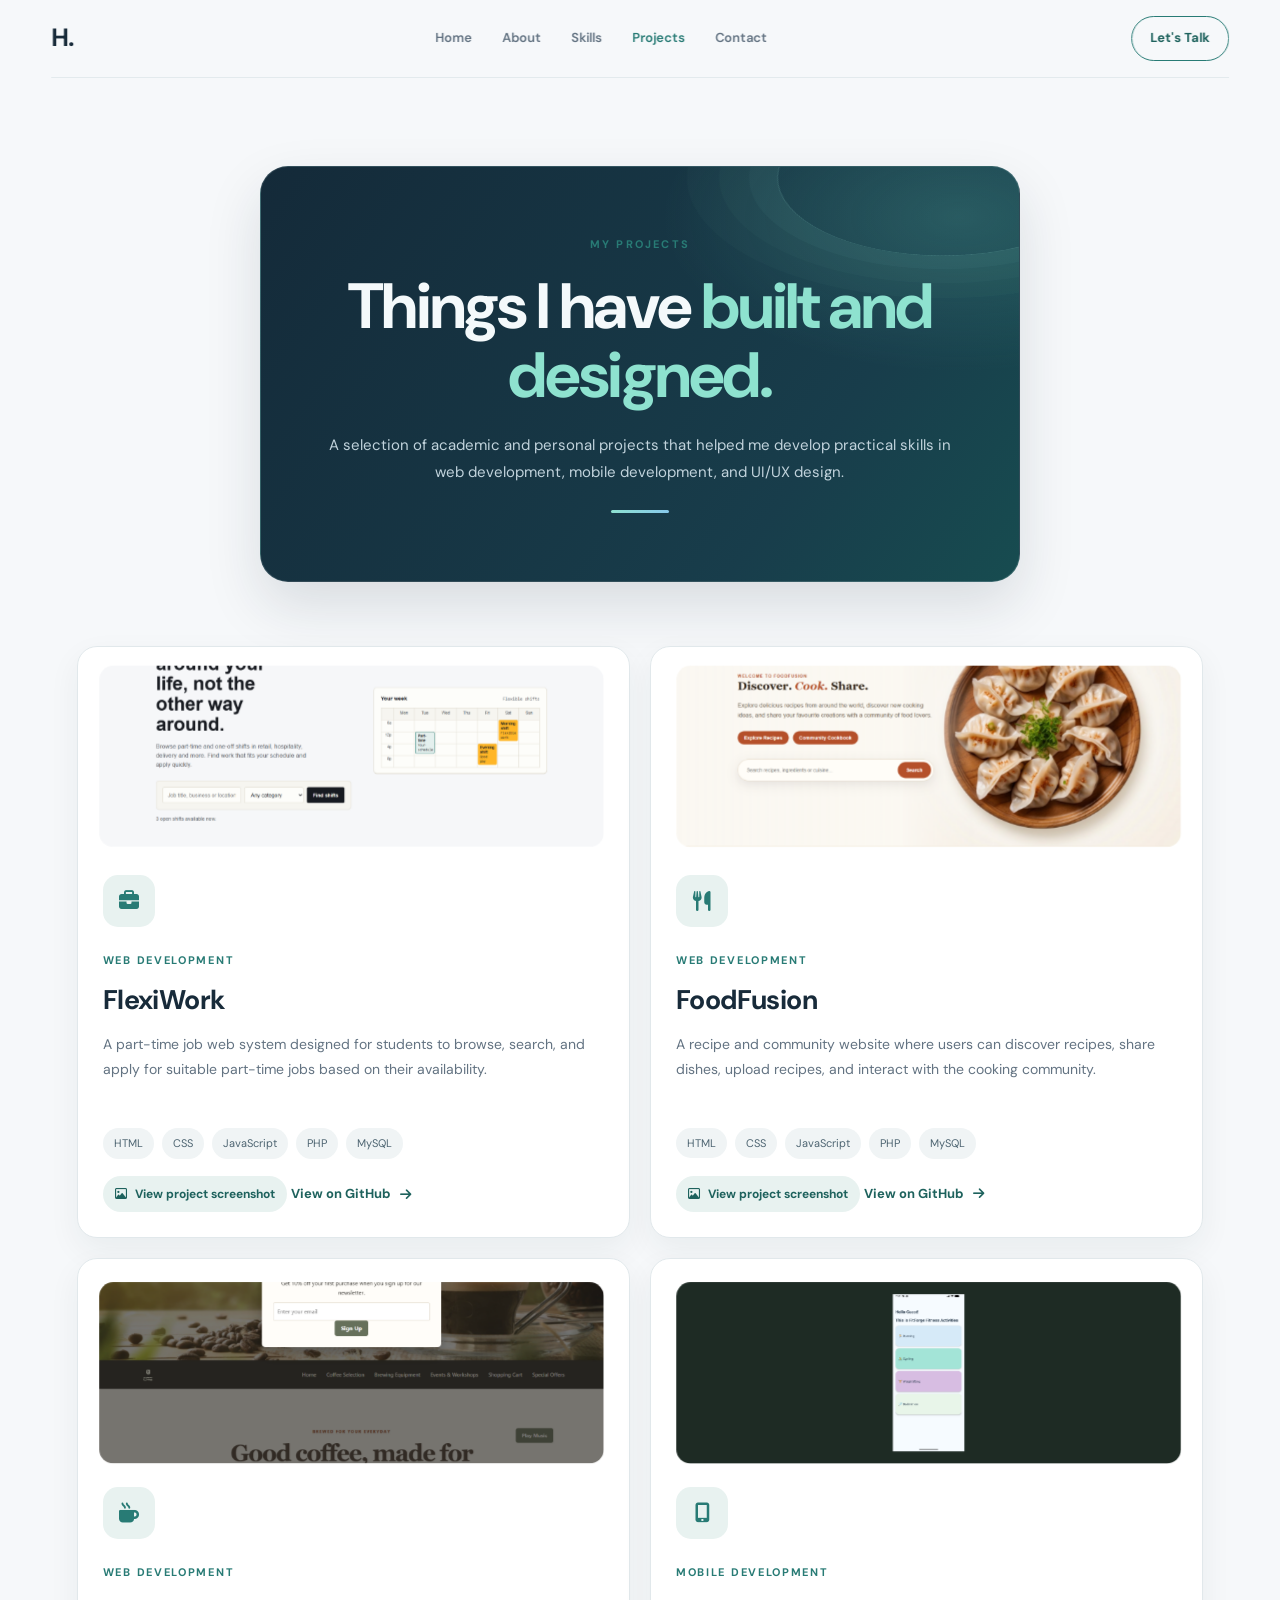
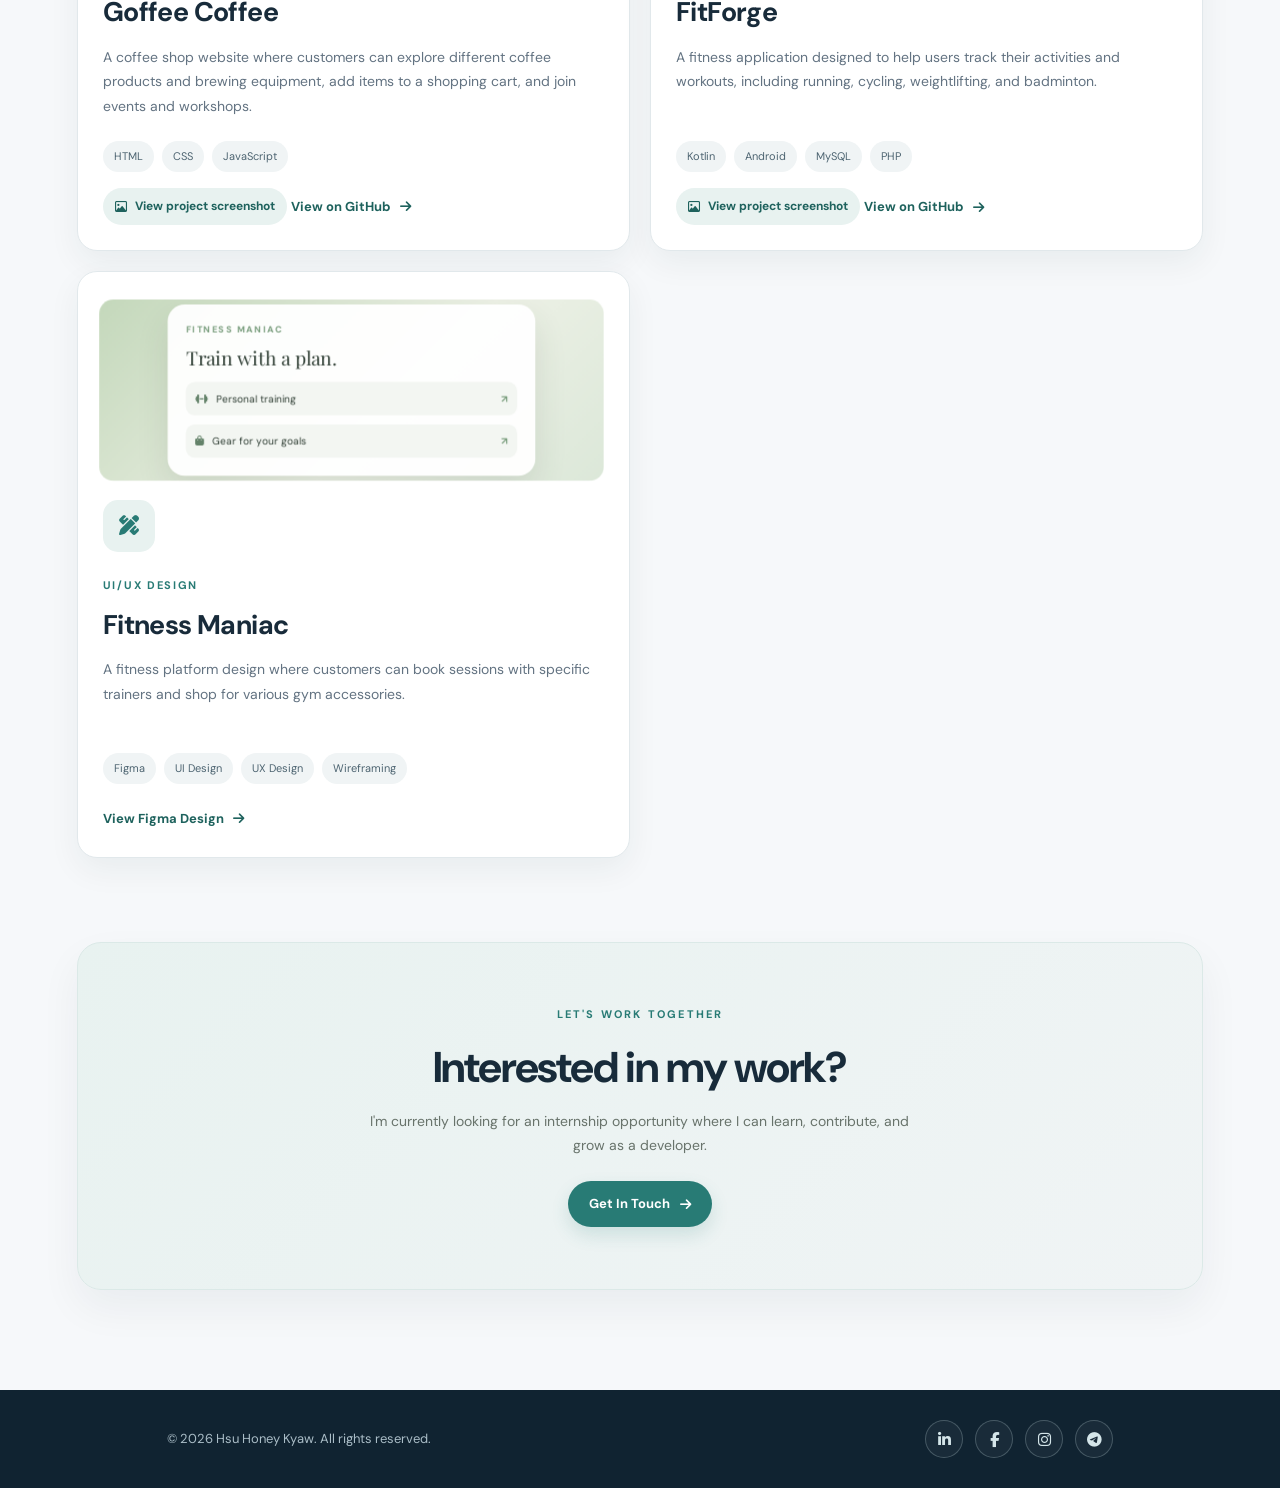
<file: project.html>
<!DOCTYPE html>
<html lang="en">

<head>
    <meta charset="UTF-8">
    <meta name="viewport" content="width=device-width, initial-scale=1.0">

    <title>Projects | Hsu Honey Kyaw</title>

    <!-- Google Font -->
    <link rel="preconnect" href="https://fonts.googleapis.com">
    <link rel="preconnect" href="https://fonts.gstatic.com" crossorigin>

    <link
        href="https://fonts.googleapis.com/css2?family=DM+Sans:wght@400;500;600;700&family=Playfair+Display:wght@500;600&display=swap"
        rel="stylesheet">

    <!-- Font Awesome -->
    <link rel="stylesheet" href="https://cdnjs.cloudflare.com/ajax/libs/font-awesome/6.5.2/css/all.min.css">

    <link rel="stylesheet" href="style.css">

</head>

<body>

    <!-- Navigation -->
    <header class="navbar">

        <a href="index.html" class="logo">H.</a>

        <nav>
            <a href="index.html">Home</a>
            <a href="about.html">About</a>
            <a href="skills.html">Skills</a>
            <a href="project.html" class="active">Projects</a>
            <a href="contact.html">Contact</a>
        </nav>

        <details class="mobile-navigation">
            <summary aria-label="Open site menu"><i class="fa-solid fa-bars" aria-hidden="true"></i></summary>
            <nav aria-label="Mobile navigation">
                <a href="index.html">Home</a>
                <a href="about.html">About</a>
                <a href="skills.html">Skills</a>
                <a href="project.html" class="active" aria-current="page">Projects</a>
                <a href="contact.html">Contact</a>
            </nav>
        </details>

        <a href="contact.html" class="nav-button">Let's Talk</a>

    </header>


    <!-- Projects Page -->
    <main class="projects-page">

        <!-- Page Heading -->
        <section class="projects-heading">

            <p class="section-label">MY PROJECTS</p>

            <h1>
                Things I have
                <span>built and designed.</span>
            </h1>

            <p>
                A selection of academic and personal projects that
                helped me develop practical skills in web development,
                mobile development, and UI/UX design.
            </p>

        </section>


        <!-- Projects -->
        <section class="p-grid">


            <!-- FlexiWork -->
            <article class="p-card" id="flexiwork">

                <div class="p-preview">
                    <a class="project-screenshot-link" href="project-screenshot.html?project=flexiwork" target="_blank"
                        rel="noopener noreferrer" aria-label="Open full-size screenshot of the FlexiWork homepage"><img
                            src="assets/projects/screenshots/flexiwork-home.png"
                            alt="Screenshot of the FlexiWork homepage"></a>
                </div>

                <div class="p-number">01</div>

                <div class="p-icon">
                    <i class="fa-solid fa-briefcase"></i>
                </div>

                <p class="p-type">WEB DEVELOPMENT</p>

                <h2>FlexiWork</h2>

                <p class="p-description">
                    A part-time job web system designed for students
                    to browse, search, and apply for suitable part-time
                    jobs based on their availability.
                </p>

                <div class="p-tech">
                    <span>HTML</span>
                    <span>CSS</span>
                    <span>JavaScript</span>
                    <span>PHP</span>
                    <span>MySQL</span>
                </div>

                <a href="project-screenshot.html?project=flexiwork" class="project-screenshot-action">
                    <i class="fa-regular fa-image" aria-hidden="true">
                    </i> View project screenshot</a>

                <a href="https://github.com/hsuhoneyk/FlexiWork" class="project-link" target="_blank"
                    rel="noopener noreferrer">
                    View on GitHub
                    <i class="fa-solid fa-arrow-right"></i>
                </a>

            </article>


            <!-- FoodFusion -->
            <article class="p-card" id="foodfusion">

                <div class="p-preview">
                    <a class="project-screenshot-link" href="project-screenshot.html?project=foodfusion" target="_blank"
                        rel="noopener noreferrer" aria-label="Open full-size screenshot of the FoodFusion homepage"><img
                            src="assets/projects/screenshots/foodfusion-home.png"
                            alt="Screenshot of the FoodFusion homepage"></a>
                </div>

                <div class="p-number">02</div>

                <div class="p-icon">
                    <i class="fa-solid fa-utensils"></i>
                </div>

                <p class="p-type">WEB DEVELOPMENT</p>

                <h2>FoodFusion</h2>

                <p class="p-description">
                    A recipe and community website where users can
                    discover recipes, share dishes, upload recipes,
                    and interact with the cooking community.
                </p>

                <div class="p-tech">
                    <span>HTML</span>
                    <span>CSS</span>
                    <span>JavaScript</span>
                    <span>PHP</span>
                    <span>MySQL</span>
                </div>

                <a href="project-screenshot.html?project=foodfusion" class="project-screenshot-action"><i
                        class="fa-regular fa-image" aria-hidden="true"></i> View project screenshot</a>

                <a href="https://github.com/hsuhoneyk/FoodFusion" class="project-link" target="_blank"
                    rel="noopener noreferrer">
                    View on GitHub
                    <i class="fa-solid fa-arrow-right"></i>
                </a>

            </article>


            <!-- Goffee Coffee -->
            <article class="p-card" id="goffee-coffee">

                <div class="p-preview">
                    <a class="project-screenshot-link" href="project-screenshot.html?project=goffee-coffee"
                        target="_blank" rel="noopener noreferrer"
                        aria-label="Open full-size screenshot of the Goffee Coffee homepage"><img
                            src="assets/projects/screenshots/goffee-home.png"
                            alt="Screenshot of the Goffee Coffee homepage"></a>
                </div>

                <div class="p-number">03</div>

                <div class="p-icon">
                    <i class="fa-solid fa-mug-hot"></i>
                </div>

                <p class="p-type">WEB DEVELOPMENT</p>

                <h2>Goffee Coffee</h2>

                <p class="p-description">
                    A coffee shop website where customers can explore
                    different coffee products and brewing equipment,
                    add items to a shopping cart, and join events
                    and workshops.
                </p>

                <div class="p-tech">
                    <span>HTML</span>
                    <span>CSS</span>
                    <span>JavaScript</span>
                </div>

                <a href="project-screenshot.html?project=goffee-coffee" class="project-screenshot-action"><i
                        class="fa-regular fa-image" aria-hidden="true"></i> View project screenshot</a>

                <a href="https://github.com/hsuhoneyk/Goffee-Coffee" class="project-link" target="_blank"
                    rel="noopener noreferrer">
                    View on GitHub
                    <i class="fa-solid fa-arrow-right"></i>
                </a>

            </article>


            <!-- FitForge -->
            <article class="p-card" id="fitforge">

                <div class="p-preview p-preview-fitforge">
                    <a class="project-screenshot-link" href="project-screenshot.html?project=fitforge" target="_blank"
                        rel="noopener noreferrer" aria-label="Open full-size FitForge Android app screenshot"><img
                            src="assets/projects/screenshots/fitforge-activities.png"
                            alt="Screenshot of the FitForge activities dashboard"></a>
                </div>

                <div class="p-number">04</div>

                <div class="p-icon">
                    <i class="fa-solid fa-mobile-screen-button"></i>
                </div>

                <p class="p-type">MOBILE DEVELOPMENT</p>

                <h2>FitForge</h2>

                <p class="p-description">
                    A fitness application designed to help users
                    track their activities and workouts, including
                    running, cycling, weightlifting, and badminton.
                </p>

                <div class="p-tech">
                    <span>Kotlin</span>
                    <span>Android</span>
                    <span>MySQL</span>
                    <span>PHP</span>
                </div>

                <a href="project-screenshot.html?project=fitforge" class="project-screenshot-action"><i
                        class="fa-regular fa-image" aria-hidden="true"></i> View project screenshot</a>

                <a href="https://github.com/hsuhoneyk/FitForge" class="project-link" target="_blank"
                    rel="noopener noreferrer">
                    View on GitHub
                    <i class="fa-solid fa-arrow-right"></i>
                </a>

            </article>


            <!-- Fitness Maniac -->
            <article class="p-card" id="fitness-maniac">

                <div class="p-preview p-preview-design" role="img"
                    aria-label="Fitness Maniac user interface concept preview">
                    <div class="design-preview" aria-hidden="true">
                        <span class="design-preview-label">FITNESS MANIAC</span>
                        <span class="design-preview-title">Train with a plan.</span>
                        <span class="design-preview-card"><i class="fa-solid fa-dumbbell"></i> Personal training
                            <b>↗</b></span>
                        <span class="design-preview-card"><i class="fa-solid fa-bag-shopping"></i> Gear for your goals
                            <b>↗</b></span>
                    </div>
                </div>

                <div class="p-number">05</div>

                <div class="p-icon">
                    <i class="fa-solid fa-pen-ruler"></i>
                </div>

                <p class="p-type">UI/UX DESIGN</p>

                <h2>Fitness Maniac</h2>

                <p class="p-description">
                    A fitness platform design where customers can
                    book sessions with specific trainers and shop
                    for various gym accessories.
                </p>

                <div class="p-tech">
                    <span>Figma</span>
                    <span>UI Design</span>
                    <span>UX Design</span>
                    <span>Wireframing</span>
                </div>

                <a href="https://www.figma.com/design/Ne1p5E4pze5QTLMcTqJKe6/Untitled?node-id=0-1&amp;p=f&amp;t=fhqhXMzimEsxUCpj-0"
                    class="project-link" target="_blank" rel="noopener noreferrer">
                    View Figma Design
                    <i class="fa-solid fa-arrow-right"></i>
                </a>

            </article>

        </section>


        <!-- Closing Section -->
        <section class="projects-bottom">

            <p class="section-label">LET'S WORK TOGETHER</p>

            <h2>
                Interested in my
                <span>work?</span>
            </h2>

            <p>
                I'm currently looking for an internship opportunity
                where I can learn, contribute, and grow as a developer.
            </p>

            <a href="contact.html" class="projects-button">
                Get In Touch
                <i class="fa-solid fa-arrow-right"></i>
            </a>

        </section>

    </main>


    <!-- Footer -->
    <footer>

        <div class="footer-content">

            <p>
                © 2026 Hsu Honey Kyaw. All rights reserved.
            </p>

            <!-- Social Media -->
            <div class="footer-social">

                <a href="https://www.linkedin.com/in/hsu-honey-kyaw-a51a913b0" target="_blank" rel="noopener noreferrer"
                    aria-label="LinkedIn">
                    <i class="fa-brands fa-linkedin-in"></i>
                </a>

                <a href="https://www.facebook.com/share/19QXdpM22V/" target="_blank" rel="noopener noreferrer"
                    aria-label="Facebook">
                    <i class="fa-brands fa-facebook-f"></i>
                </a>

                <a href="https://www.instagram.com/v_for_vannie?vrfl=aWN2Z3E3OXZqZ3hl" target="_blank"
                    rel="noopener noreferrer" aria-label="Instagram">
                    <i class="fa-brands fa-instagram"></i>
                </a>

                <a href="https://t.me/v_van_nie" target="_blank" rel="noopener noreferrer" aria-label="Telegram">
                    <i class="fa-brands fa-telegram"></i>
                </a>

            </div>

        </div>

    </footer>

</body>

</html>
</file>
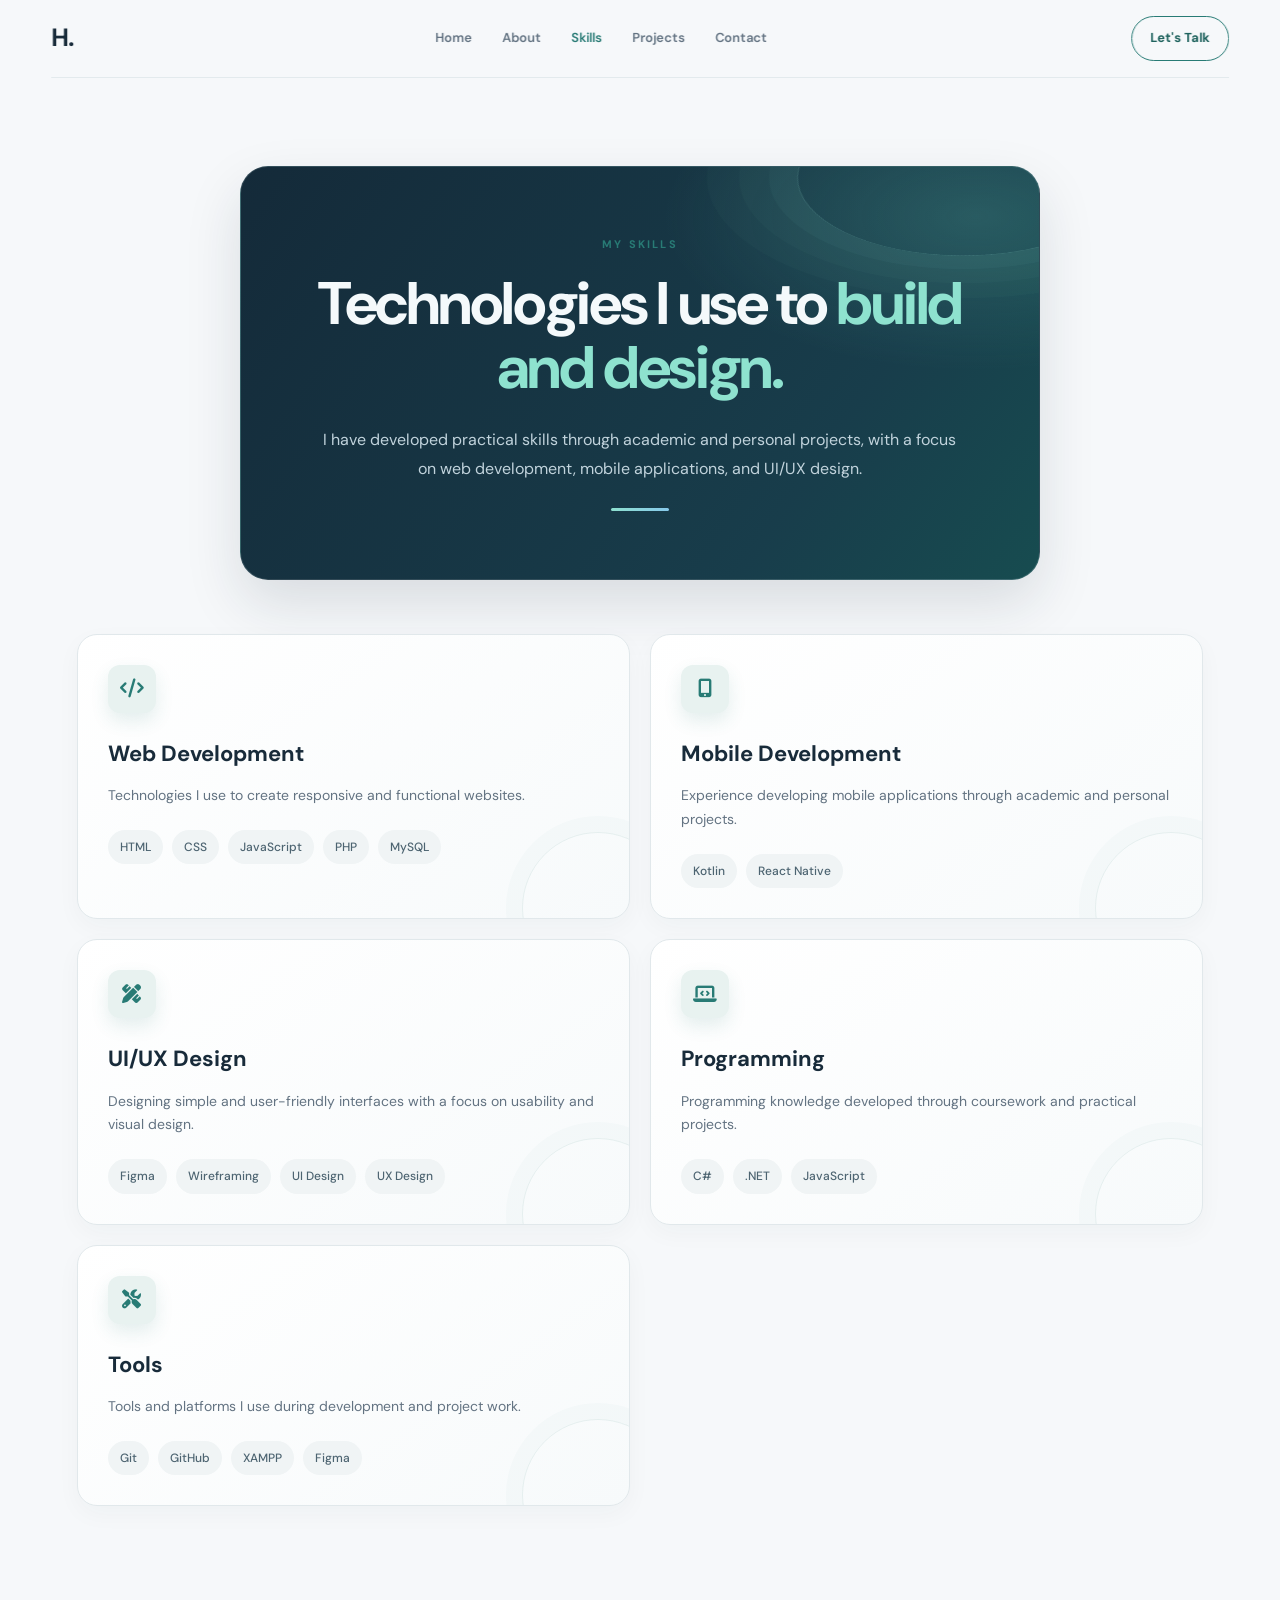
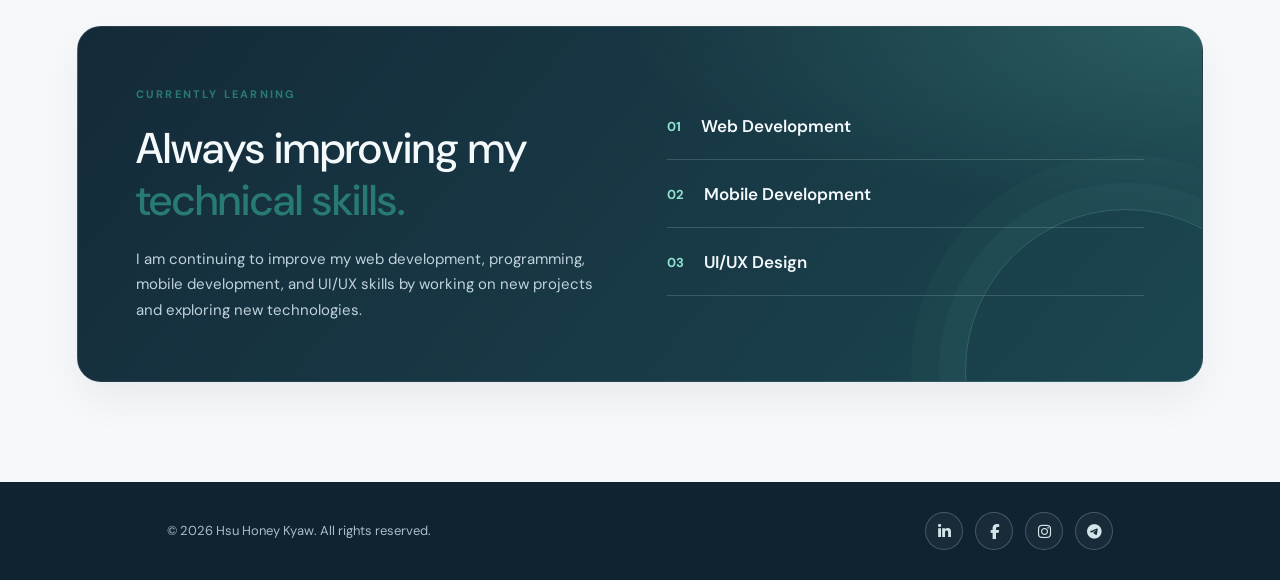
<file: skills.html>
<!DOCTYPE html>
<html lang="en">

<head>
    <meta charset="UTF-8">
    <meta name="viewport" content="width=device-width, initial-scale=1.0">

    <title>Skills | Hsu Honey Kyaw</title>

    <!-- Google Font -->
    <link rel="preconnect" href="https://fonts.googleapis.com">
    <link rel="preconnect" href="https://fonts.gstatic.com" crossorigin>

    <link
        href="https://fonts.googleapis.com/css2?family=DM+Sans:wght@400;500;600;700&family=Playfair+Display:wght@500;600&display=swap"
        rel="stylesheet">

    <!-- Font Awesome -->
    <link rel="stylesheet" href="https://cdnjs.cloudflare.com/ajax/libs/font-awesome/6.5.2/css/all.min.css">

    <link rel="stylesheet" href="style.css">

</head>

<body>

    <!-- Navigation -->
    <header class="navbar">

        <a href="index.html" class="logo">H.</a>

        <nav>
            <a href="index.html">Home</a>
            <a href="about.html">About</a>
            <a href="skills.html" class="active">Skills</a>
            <a href="project.html">Projects</a>
            <a href="contact.html">Contact</a>
        </nav>

        <details class="mobile-navigation">
            <summary aria-label="Open site menu"><i class="fa-solid fa-bars" aria-hidden="true"></i></summary>
            <nav aria-label="Mobile navigation">
                <a href="index.html">Home</a>
                <a href="about.html">About</a>
                <a href="skills.html" class="active" aria-current="page">Skills</a>
                <a href="project.html">Projects</a>
                <a href="contact.html">Contact</a>
            </nav>
        </details>

        <a href="contact.html" class="nav-button">Let's Talk</a>

    </header>


    <!-- Skills Page -->
    <main class="skills-page">

        <!-- Page Heading -->
        <section class="skills-heading">

            <p class="section-label">MY SKILLS</p>

            <h1>
                Technologies I use to
                <span>build and design.</span>
            </h1>

            <p class="skills-intro">
                I have developed practical skills through academic and
                personal projects, with a focus on web development,
                mobile applications, and UI/UX design.
            </p>

        </section>


        <!-- Skills Categories -->
        <section class="skills-grid">


            <!-- Web Development -->
            <div class="skill-card">

                <div class="skill-icon">
                    <i class="fa-solid fa-code"></i>
                </div>

                <h2>Web Development</h2>

                <p>
                    Technologies I use to create responsive and
                    functional websites.
                </p>

                <div class="skill-list">

                    <span>HTML</span>
                    <span>CSS</span>
                    <span>JavaScript</span>
                    <span>PHP</span>
                    <span>MySQL</span>

                </div>

            </div>


            <!-- Mobile Development -->
            <div class="skill-card">

                <div class="skill-icon">
                    <i class="fa-solid fa-mobile-screen-button"></i>
                </div>

                <h2>Mobile Development</h2>

                <p>
                    Experience developing mobile applications
                    through academic and personal projects.
                </p>

                <div class="skill-list">

                    <span>Kotlin</span>
                    <span>React Native</span>

                </div>

            </div>


            <!-- UI/UX -->
            <div class="skill-card">

                <div class="skill-icon">
                    <i class="fa-solid fa-pen-ruler"></i>
                </div>

                <h2>UI/UX Design</h2>

                <p>
                    Designing simple and user-friendly interfaces
                    with a focus on usability and visual design.
                </p>

                <div class="skill-list">

                    <span>Figma</span>
                    <span>Wireframing</span>
                    <span>UI Design</span>
                    <span>UX Design</span>

                </div>

            </div>


            <!-- Programming -->
            <div class="skill-card">

                <div class="skill-icon">
                    <i class="fa-solid fa-laptop-code"></i>
                </div>

                <h2>Programming</h2>

                <p>
                    Programming knowledge developed through
                    coursework and practical projects.
                </p>

                <div class="skill-list">

                    <span>C# </span>
                    <span>.NET </span>
                    <span>JavaScript</span>

                </div>

            </div>


            <!-- Tools -->
            <div class="skill-card">

                <div class="skill-icon">
                    <i class="fa-solid fa-screwdriver-wrench"></i>
                </div>

                <h2>Tools</h2>

                <p>
                    Tools and platforms I use during development
                    and project work.
                </p>

                <div class="skill-list">

                    <span>Git</span>
                    <span>GitHub</span>
                    <span>XAMPP</span>
                    <span>Figma</span>

                </div>

            </div>


        </section>


        <!-- Learning -->
        <section class="learning-section">

            <div class="learning-content">

                <p class="section-label">CURRENTLY LEARNING</p>

                <h2>
                    Always improving my
                    <span>technical skills.</span>
                </h2>

                <p>
                    I am continuing to improve my web development,
                    programming, mobile development, and UI/UX skills
                    by working on new projects and exploring new technologies.
                </p>

            </div>

            <div class="learning-items">

                <div>
                    <span>01</span>
                    <h3>Web Development</h3>
                </div>

                <div>
                    <span>02</span>
                    <h3>Mobile Development</h3>
                </div>

                <div>
                    <span>03</span>
                    <h3>UI/UX Design</h3>
                </div>

            </div>

        </section>

    </main>


    <!-- Footer -->
    <footer>

        <div class="footer-content">

            <p>
                © 2026 Hsu Honey Kyaw. All rights reserved.
            </p>

            <!-- Social Media -->
            <div class="footer-social">

                <a href="https://www.linkedin.com/in/hsu-honey-kyaw-a51a913b0" target="_blank" rel="noopener noreferrer" aria-label="LinkedIn">
                    <i class="fa-brands fa-linkedin-in"></i>
                </a>

                <a href="https://www.facebook.com/share/19QXdpM22V/" target="_blank" rel="noopener noreferrer" aria-label="Facebook">
                    <i class="fa-brands fa-facebook-f"></i>
                </a>

                <a href="https://www.instagram.com/v_for_vannie?vrfl=aWN2Z3E3OXZqZ3hl" target="_blank" rel="noopener noreferrer" aria-label="Instagram">
                    <i class="fa-brands fa-instagram"></i>
                </a>

                <a href="https://t.me/v_van_nie" target="_blank" rel="noopener noreferrer" aria-label="Telegram">
                    <i class="fa-brands fa-telegram"></i>
                </a>

            </div>

        </div>

        </div>

    </footer>

</body>

</html>
</file>
<file: style.css>
/* ==============================
   GENERAL
================================= */


* {
    margin: 0;
    padding: 0;
    box-sizing: border-box;
}

html {
    scroll-behavior: smooth;
    min-height: 100%;
}

body {
    font-family: "DM Sans", sans-serif;
    background: #fbf8f2;
    color: #2f3e34;
    line-height: 1.6;

    padding-top: 90px;

    min-height: 100vh;
    display: flex;
    flex-direction: column;
}

a {
    text-decoration: none;
    color: inherit;
}


/* ==============================
   NAVIGATION
================================= */

.navbar {
    width: 90%;
    max-width: 1200px;
    height: 90px;

    position: fixed;
    top: 0;
    left: 50%;
    transform: translateX(-50%);

    display: flex;
    align-items: center;
    justify-content: space-between;

    background: rgba(251, 248, 242, 0.95);
    backdrop-filter: blur(8px);

    z-index: 1000;
}

.logo {
    font-family: "Playfair Display", serif;
    font-size: 32px;
    font-weight: 600;
}

.navbar nav {
    display: flex;
    gap: 35px;
}

.navbar nav a {
    font-size: 14px;
    transition: 0.3s;
}

.navbar nav a:hover {
    color: #7a9e7e;
}

.mobile-navigation {
    display: none;
    position: relative;
    z-index: 1001;
}

.mobile-navigation summary {
    display: flex;
    width: 42px;
    height: 42px;
    align-items: center;
    justify-content: center;
    color: #49694f;
    background: #fbf8f2;
    border: 1px solid #dfe5dd;
    border-radius: 50%;
    cursor: pointer;
    list-style: none;
}

.mobile-navigation summary::-webkit-details-marker {
    display: none;
}

.mobile-navigation summary:hover,
.mobile-navigation[open] summary {
    background: #eef3ed;
    border-color: #a8c3a1;
}

.mobile-navigation nav {
    display: none;
}

.mobile-navigation[open] nav {
    position: absolute;
    top: calc(100% + 14px);
    right: 0;
    display: flex;
    width: 210px;
    flex-direction: column;
    gap: 3px;
    padding: 10px;
    background: #fffdf9;
    border: 1px solid #e7ece7;
    border-radius: 16px;
    box-shadow: 0 16px 35px rgba(47, 62, 52, 0.12);
}

.mobile-navigation nav a {
    display: block;
    padding: 10px 12px;
    border-radius: 9px;
    font-size: 14px;
}

.mobile-navigation nav a:hover,
.mobile-navigation nav a.active {
    background: #eef3ed;
}

.mobile-navigation summary:focus-visible,
.mobile-navigation nav a:focus-visible {
    outline: 3px solid #7a9e7e;
    outline-offset: 3px;
}

.nav-button {
    padding: 11px 20px;

    border: 1px solid #7a9e7e;
    border-radius: 30px;

    color: #49694f;

    transition: 0.3s;
}

.nav-button:hover {
    background: #7a9e7e;
    color: white;
}

/* Active page */
nav a.active {
    color: #7A9E7E;
    font-weight: 600;
}


/* ==============================
   HERO
================================= */

.hero {
    min-height: 85vh;
    width: 90%;
    max-width: 1200px;
    margin: auto;

    display: grid;
    grid-template-columns: 1fr 1fr;

    align-items: center;

    gap: 60px;
}

.small-title {
    font-size: 12px;
    letter-spacing: 3px;
    font-weight: 600;

    color: #7a9e7e;

    margin-bottom: 15px;
}

.hero h1 {
    font-family: "Playfair Display", serif;

    font-size: clamp(55px, 7vw, 90px);
    line-height: 0.95;

    font-weight: 500;
}

.hero h1 span {
    color: #7a9e7e;
}

.hero h2 {
    margin-top: 25px;

    font-size: 22px;
    font-weight: 500;
}

.hero-text {
    max-width: 500px;

    margin-top: 18px;

    color: #66736a;
}

.hero-buttons {
    display: flex;
    gap: 15px;

    margin-top: 30px;
}

.primary-button {
    display: inline-block;

    background: #7a9e7e;
    color: white;

    padding: 13px 25px;

    border-radius: 30px;

    transition: 0.3s;
}

.primary-button:hover {
    transform: translateY(-3px);
}

.secondary-button {
    display: inline-block;

    border: 1px solid #a8b5a9;

    padding: 13px 25px;

    border-radius: 30px;

    transition: 0.3s;
}

.secondary-button:hover {
    border-color: #7a9e7e;
}


/* ==============================
   HERO VISUAL
================================= */

.hero-visual {
    height: 500px;

    position: relative;

    display: flex;
    align-items: center;
    justify-content: center;
}

.circle-bg {
    width: 370px;
    height: 370px;

    border-radius: 50%;

    background: #dce8d9;

    position: absolute;
}

.profile-card {
    width: 280px;
    height: 360px;

    background: white;

    border-radius: 150px 150px 20px 20px;

    position: relative;
    z-index: 2;

    box-shadow: 0 20px 50px rgba(47, 62, 52, 0.08);

    display: flex;
    flex-direction: column;
    align-items: center;
    justify-content: center;
}

.profile-placeholder {
    width: 150px;
    height: 150px;

    border-radius: 50%;

    background: radial-gradient(circle at 30% 25%, #bfd4b7, #7a9e7e 72%);
    border: 6px solid rgba(255, 255, 255, 0.55);
    box-shadow: 0 12px 28px rgba(47, 62, 52, 0.12);

    display: flex;
    align-items: center;
    justify-content: center;

    font-family: "Playfair Display", serif;

    font-size: 50px;
    letter-spacing: 2px;

    color: white;
}

.profile-info {
    margin-top: 25px;

    text-align: center;

    display: flex;
    flex-direction: column;
}

.profile-info span {
    font-size: 12px;
    color: #879188;
}

.profile-info strong {
    margin-top: 5px;
}

.floating-card {
    position: absolute;

    right: 30px;
    bottom: 70px;

    background: white;

    padding: 18px 22px;

    border-radius: 15px;

    box-shadow: 0 15px 40px rgba(47, 62, 52, 0.1);

    z-index: 3;
}

.floating-card span {
    color: #7a9e7e;
}

.floating-card p {
    font-size: 13px;
    margin-top: 5px;
}


/* ==============================
   SECTIONS
================================= */

.section {
    width: 90%;
    max-width: 1200px;

    margin: auto;

    padding: 120px 0;
}

.section-heading {
    display: flex;
    align-items: center;
    gap: 20px;

    margin-bottom: 60px;
}

.section-heading span {
    color: #7a9e7e;

    font-size: 13px;
}

.section-heading h2 {
    font-family: "Playfair Display", serif;

    font-size: 42px;

    font-weight: 500;
}


/* ==============================
   ABOUT
================================= */

.about {
    display: grid;

    grid-template-columns: 0.5fr 1fr;

    gap: 80px;
}

.about .section-heading {
    margin-bottom: 0;
}

.about-content {
    max-width: 700px;
}

.large-text {
    font-family: "Playfair Display", serif;

    font-size: 30px;

    line-height: 1.4;

    margin-bottom: 25px;
}

.about-content>p:last-child {
    color: #68746b;
}


/* ==============================
   SKILLS
================================= */

.skills {
    border-top: 1px solid #dfe5dd;
}

.skills-grid {
    display: grid;

    grid-template-columns: repeat(4, 1fr);

    gap: 20px;
}

.skill-card {
    background: white;

    padding: 30px;

    min-height: 200px;

    border-radius: 15px;

    transition: 0.3s;
}

.skill-card:hover {
    transform: translateY(-6px);
}

.skill-card span {
    color: #7a9e7e;

    font-size: 13px;
}

.skill-card h3 {
    margin-top: 35px;

    font-size: 19px;
}

.skill-card p {
    margin-top: 10px;

    color: #778078;

    font-size: 14px;
}


/* ==============================
   PROJECTS
================================= */

.projects {
    border-top: 1px solid #dfe5dd;
}

.project-grid {
    display: grid;

    grid-template-columns: repeat(3, 1fr);

    gap: 25px;
}

.project-card {
    background: white;

    border-radius: 18px;

    overflow: hidden;

    transition: 0.3s;
}

.project-card:hover {
    transform: translateY(-7px);
}

.project-image {
    height: 230px;
    position: relative;
    overflow: hidden;

    background: #dce8d9;

    display: flex;
    align-items: center;
    justify-content: center;
}

.project-image img {
    width: 100%;
    height: 100%;
    object-fit: cover;
    transition: transform 0.45s ease;
}

.project-card:hover .project-image img {
    transform: scale(1.045);
}

.project-image::after {
    position: absolute;
    inset: 35% 0 0;
    content: "";
    background: linear-gradient(transparent, rgba(28, 43, 33, 0.52));
    pointer-events: none;
}

.project-image > .project-number {
    position: absolute;
    z-index: 1;
    left: 18px;
    bottom: 15px;
    color: #fff;
    font-family: "Playfair Display", serif;
    font-size: 27px;
    line-height: 1;
    text-shadow: 0 2px 10px rgba(0, 0, 0, 0.28);
}

.project-image-fitforge {
    background: #1e2b24;
}

.project-image-fitforge img {
    object-fit: contain;
    padding: 22px;
}

.project-image-fitness-maniac {
    padding: 22px;
    background: linear-gradient(135deg, #c4d8bb, #edf1e6 58%, #dce8d9);
}

.project-image-fitness-maniac::after {
    display: none;
}

.design-preview {
    display: flex;
    width: 100%;
    max-width: 365px;
    flex-direction: column;
    gap: 9px;
    padding: 17px;
    color: #2f3e34;
    background: rgba(255, 255, 255, 0.94);
    border: 1px solid rgba(255, 255, 255, 0.72);
    border-radius: 17px;
    box-shadow: 0 15px 32px rgba(47, 62, 52, 0.12);
}

.design-preview-label {
    color: #7a9e7e;
    font-size: 9px;
    font-weight: 700;
    letter-spacing: 1.5px;
}

.design-preview-title {
    margin: 1px 0 3px;
    font-family: "Playfair Display", serif;
    font-size: 19px;
    line-height: 1.15;
}

.design-preview-card {
    display: flex;
    align-items: center;
    gap: 8px;
    padding: 8px 9px;
    background: #f3f6f2;
    border-radius: 9px;
    font-size: 10px;
}

.design-preview-card i {
    color: #638269;
}

.design-preview-card b {
    margin-left: auto;
    color: #7a9e7e;
}

.p-preview {
    height: 155px;
    overflow: hidden;
    margin-bottom: 23px;
    background: #dce8d9;
    border-radius: 14px;
}

.project-screenshot-link {
    display: block;
    width: 100%;
    height: 100%;
}

.project-screenshot-link:focus-visible {
    outline: 3px solid #638269;
    outline-offset: -3px;
}

.p-preview img {
    width: 100%;
    height: 100%;
    display: block;
    object-fit: cover;
}

.p-preview-fitforge {
    background: #1e2b24;
}

.p-preview-fitforge img {
    object-fit: contain;
    padding: 12px;
}

.p-preview-design {
    display: flex;
    align-items: center;
    justify-content: center;
    padding: 13px;
    background: linear-gradient(135deg, #c4d8bb, #edf1e6 58%, #dce8d9);
}

.project-content {
    padding: 28px;
}

.project-content>p:first-child {
    font-size: 11px;

    letter-spacing: 2px;

    color: #7a9e7e;
}

.project-content h3 {
    font-family: "Playfair Display", serif;

    font-size: 28px;

    margin: 8px 0;
}

.project-content p {
    color: #778078;

    font-size: 14px;
}

.project-screenshot-action {
    display: inline-flex !important;
    align-items: center;
    gap: 8px;
    margin-top: 15px !important;
    padding: 8px 12px;
    color: #49694f !important;
    background: #eef3ed;
    border-radius: 999px;
    font-size: 12px !important;
    font-weight: 700 !important;
    text-decoration: none;
    transition: color 0.2s ease, background 0.2s ease;
}

.project-screenshot-action:hover,
.project-screenshot-action:focus-visible {
    color: #fff !important;
    background: #638269;
}

.project-content a {
    display: inline-block;

    margin-top: 20px;

    font-size: 14px;

    font-weight: 600;

    color: #49694f;
}


/* ==============================
   CONTACT
================================= */

.contact {
    margin-top: 80px;

    padding: 130px 10%;

    background: #dce8d9;

    text-align: center;
}

.contact h2 {
    font-family: "Playfair Display", serif;

    font-size: clamp(45px, 6vw, 75px);

    line-height: 1.1;

    font-weight: 500;

    margin-bottom: 35px;
}

.contact h2 span {
    color: #638269;
}


/* ==============================
   FOOTER
================================= */

footer {
    width: 90%;
    max-width: 1200px;

    margin: auto;

    padding: 30px 0;

    display: flex;
    justify-content: space-between;

    color: #7a837c;

    font-size: 13px;
}

footer div {
    display: flex;
    gap: 20px;
}

footer a:hover {
    color: #7a9e7e;
}


/* ==============================
   RESPONSIVE
================================= */

@media (max-width: 900px) {

    .navbar > nav {
        display: none;
    }

    .mobile-navigation {
        display: block;
    }

    .hero {
        grid-template-columns: 1fr;

        padding: 70px 0;
    }

    .hero-visual {
        height: 420px;
    }

    .about {
        grid-template-columns: 1fr;

        gap: 30px;
    }

    .skills-grid {
        grid-template-columns: repeat(2, 1fr);
    }

    .project-grid {
        grid-template-columns: 1fr;
    }
}


@media (max-width: 600px) {

    .navbar {
        height: 75px;
    }

    .nav-button {
        padding: 8px 15px;

        font-size: 13px;
    }

    .hero {
        min-height: auto;

        padding: 60px 0;
    }

    .hero h1 {
        font-size: 55px;
    }

    .hero-visual {
        height: 350px;
    }

    .circle-bg {
        width: 280px;
        height: 280px;
    }

    .profile-card {
        width: 220px;
        height: 290px;
    }

    .profile-placeholder {
        width: 110px;
        height: 110px;

        font-size: 40px;
    }

    .floating-card {
        right: 0;
        bottom: 30px;
    }

    .section {
        padding: 80px 0;
    }

    .section-heading h2 {
        font-size: 34px;
    }

    .skills-grid {
        grid-template-columns: 1fr;
    }

    .hero-buttons {
        flex-direction: column;

        width: 100%;
    }

    .hero-buttons a {
        text-align: center;
    }

    .contact {
        padding: 90px 20px;
    }

    footer {
        flex-direction: column;

        gap: 15px;
    }
}

/* ================================
   PROJECTS PAGE
================================ */

.projects-page {
    width: 84%;
    max-width: 1200px;
    margin: 0 auto;
    padding: 76px 0 100px;
}

.projects-heading {
    max-width: 760px;
    margin: 0 auto 64px;
    text-align: center;
}

.projects-heading h1,
.contact-hero h1 {
    color: #2f3e34;
    font-family: "Playfair Display", serif;
    font-size: clamp(42px, 6vw, 64px);
    font-weight: 500;
    line-height: 1.12;
}

.projects-heading h1 span,
.contact-hero h1 span,
.contact-bottom h2 span {
    color: #7a9e7e;
}

.projects-heading > p:last-child {
    max-width: 640px;
    margin: 22px auto 0;
    color: #68736b;
    line-height: 1.8;
}

.p-grid {
    display: grid;
    grid-template-columns: repeat(2, minmax(0, 1fr));
    gap: 22px;
}

.p-card {
    position: relative;
    min-height: 390px;
    padding: 34px;
    background: #fff;
    border: 1px solid #e7ece7;
    border-radius: 20px;
    transition: transform 0.25s ease, border-color 0.25s ease, box-shadow 0.25s ease;
    scroll-margin-top: 110px;
}

.p-card:hover {
    transform: translateY(-5px);
    border-color: #a8c3a1;
    box-shadow: 0 16px 35px rgba(47, 62, 52, 0.07);
}

.p-number {
    position: absolute;
    top: 30px;
    right: 32px;
    color: #9aaa9a;
    font-size: 13px;
    letter-spacing: 1px;
}

.p-icon,
.contact-option-icon {
    display: flex;
    align-items: center;
    justify-content: center;
    width: 52px;
    height: 52px;
    color: #638269;
    background: #eef3ed;
    border-radius: 15px;
    font-size: 20px;
}

.p-type {
    margin: 24px 0 7px;
    color: #7a9e7e;
    font-size: 11px;
    font-weight: 700;
    letter-spacing: 1.7px;
}

.p-card h2 {
    color: #2f3e34;
    font-family: "Playfair Display", serif;
    font-size: 29px;
    font-weight: 500;
}

.p-description {
    min-height: 76px;
    margin-top: 10px;
    color: #68736b;
    font-size: 14px;
    line-height: 1.75;
}

.p-tech {
    display: flex;
    flex-wrap: wrap;
    gap: 8px;
    margin-top: 20px;
}

.p-tech span {
    padding: 6px 11px;
    color: #53655a;
    background: #f3f6f2;
    border-radius: 20px;
    font-size: 11px;
}

.project-link {
    display: inline-flex;
    align-items: center;
    gap: 9px;
    margin-top: 24px;
    color: #49694f;
    font-size: 13px;
    font-weight: 700;
}

a.project-link:hover {
    color: #7a9e7e;
}

.project-link-unavailable {
    color: #788078;
    font-weight: 500;
}

.projects-bottom {
    margin-top: 84px;
    padding: 62px 32px;
    background: #eef3ed;
    border-radius: 24px;
    text-align: center;
}

.projects-bottom h2,
.contact-bottom h2 {
    color: #2f3e34;
    font-family: "Playfair Display", serif;
    font-size: clamp(34px, 4.5vw, 48px);
    font-weight: 500;
    line-height: 1.2;
}

.projects-bottom > p:not(.section-label) {
    max-width: 550px;
    margin: 16px auto 24px;
    color: #68736b;
    font-size: 14px;
    line-height: 1.7;
}

.projects-button {
    display: inline-flex;
    align-items: center;
    gap: 10px;
    padding: 12px 22px;
    color: #fff;
    background: #7a9e7e;
    border-radius: 30px;
    font-size: 14px;
    transition: background 0.2s ease, transform 0.2s ease;
}

.projects-button:hover {
    background: #49694f;
    transform: translateY(-2px);
}

/* ================================
   CONTACT PAGE
================================ */

.contact-page {
    width: 84%;
    max-width: 1200px;
    margin: 0 auto;
    padding: 74px 0 100px;
}

.contact-hero {
    padding: 74px 30px 78px;
    background: #eef3ed;
    border-radius: 26px;
    text-align: center;
}

.contact-hero h1 {
    font-size: clamp(42px, 6vw, 66px);
}

.contact-intro {
    max-width: 610px;
    margin: 22px auto 26px;
    color: #68736b;
    font-size: 16px;
    line-height: 1.8;
}

.contact-cta {
    display: inline-flex;
    align-items: center;
    gap: 10px;
}

.contact-email-note {
    margin-top: 18px;
    color: #788078;
    font-size: 12px;
}

.contact-email-note code {
    color: #49694f;
    font-family: "DM Sans", sans-serif;
}

.contact-details {
    display: grid;
    grid-template-columns: 0.9fr 1.1fr;
    gap: 70px;
    align-items: center;
    padding: 90px 0;
    scroll-margin-top: 100px;
}

.contact-details-heading h2 {
    max-width: 430px;
    color: #2f3e34;
    font-family: "Playfair Display", serif;
    font-size: 37px;
    font-weight: 500;
    line-height: 1.2;
}

.contact-details-heading > p:last-child {
    margin-top: 17px;
    color: #68736b;
    font-size: 14px;
    line-height: 1.8;
}

.contact-channels {
    display: flex;
    flex-direction: column;
    gap: 11px;
    margin-top: 26px;
}

.contact-channels a {
    display: flex;
    align-items: center;
    gap: 13px;
    color: #49694f;
    font-size: 14px;
    font-weight: 600;
}

.contact-channels a > i {
    display: flex;
    align-items: center;
    justify-content: center;
    width: 37px;
    height: 37px;
    background: #eef3ed;
    border-radius: 50%;
}

.contact-channels a span {
    display: flex;
    flex-direction: column;
}

.contact-channels small {
    color: #788078;
    font-size: 11px;
    font-weight: 500;
}

.contact-channels a:hover {
    color: #7a9e7e;
}

.contact-options {
    display: flex;
    flex-direction: column;
    gap: 13px;
}

.contact-option {
    display: flex;
    align-items: center;
    gap: 18px;
    padding: 20px;
    background: #fff;
    border: 1px solid #e7ece7;
    border-radius: 17px;
}

.contact-option-icon {
    width: 46px;
    height: 46px;
    flex: 0 0 46px;
    font-size: 17px;
}

.contact-option h3 {
    color: #2f3e34;
    font-size: 16px;
}

.contact-option p {
    margin-top: 4px;
    color: #68736b;
    font-size: 13px;
    line-height: 1.6;
}

.contact-bottom {
    padding: 55px 30px;
    border-top: 1px solid #dfe5dd;
    text-align: center;
}

.contact-bottom .secondary-button {
    margin-top: 24px;
    color: #49694f;
}

@media (max-width: 900px) {
    .projects-page,
    .contact-page {
        width: 88%;
    }

    .p-grid {
        grid-template-columns: 1fr;
    }

    .contact-details {
        grid-template-columns: 1fr;
        gap: 35px;
    }
}

@media (max-width: 600px) {
    .projects-page,
    .contact-page {
        width: 88%;
        padding-top: 48px;
        padding-bottom: 70px;
    }

    .projects-heading {
        margin-bottom: 42px;
    }

    .projects-heading h1,
    .contact-hero h1 {
        font-size: 38px;
    }

    .p-card {
        min-height: 0;
        padding: 26px;
    }

    .p-number {
        top: 26px;
        right: 25px;
    }

    .p-description {
        min-height: 0;
    }

    .projects-bottom {
        margin-top: 55px;
        padding: 42px 22px;
    }

    .contact-hero {
        padding: 48px 20px;
    }

    .contact-intro {
        font-size: 14px;
    }

    .contact-details {
        padding: 65px 0;
    }

    .contact-details-heading h2 {
        font-size: 31px;
    }

    .contact-option {
        align-items: flex-start;
        padding: 17px;
    }
}





/* ================================
   ABOUT PAGE
================================ */

.about-page {
    width: 90%;
    max-width: 1200px;
    margin: 0 auto;
    padding: 64px 0 100px;
}


/* ================================
   ABOUT HERO
================================ */

.about-hero {
    padding: clamp(32px, 6vw, 72px);
    background: #eef3ed;
    border: 1px solid #e3ebe1;
    border-radius: 28px;
}

.about-heading {
    max-width: 900px;
    margin: 0 auto 48px;
    text-align: center;
}

.section-label {
    color: #7A9E7E;
    font-size: 13px;
    font-weight: 700;
    letter-spacing: 2px;
    margin-bottom: 18px;
}

.about-heading h1 {
    color: #2F3E34;
    font-family: "Playfair Display", serif;
    font-size: clamp(42px, 6vw, 68px);
    line-height: 1.15;
    font-weight: 500;
    margin: 0;
}

.about-heading h1 span {
    color: #7A9E7E;
}


/* ================================
   ABOUT CONTENT
================================ */

.about-content {
    display: grid;
    grid-template-columns: minmax(0, 1.05fr) minmax(300px, 0.95fr);
    gap: clamp(32px, 6vw, 80px);
    align-items: start;
    max-width: 1050px;
    margin: 0 auto;
}

.about-text p {
    color: #5F6B63;
    font-size: 15px;
    line-height: 1.9;
    margin-bottom: 18px;
}

.about-text p:first-child {
    color: #2f3e34;
    font-family: "Playfair Display", serif;
    font-size: 23px;
    line-height: 1.55;
}

.about-text p:last-child {
    margin-bottom: 0;
}


/* ================================
   INFO CARDS
================================ */

.about-info {
    display: flex;
    flex-direction: column;
    gap: 12px;
}

.info-card {
    background: #FFFFFF;
    border: 1px solid #E7ECE7;
    border-radius: 16px;
    padding: 21px 23px;
    transition: transform 0.25s ease, border-color 0.25s ease, box-shadow 0.25s ease;
}

.info-card:hover {
    transform: translateX(4px);
    border-color: #A8C3A1;
    box-shadow: 0 10px 24px rgba(47, 62, 52, 0.06);
}

.info-card span {
    color: #7A9E7E;
    font-size: 13px;
    font-weight: 700;
}

.info-card h3 {
    color: #2F3E34;
    font-size: 20px;
    margin: 12px 0 8px;
}

.info-card p {
    color: #6B756E;
    font-size: 14px;
    line-height: 1.6;
    margin: 0;
}


/* ================================
   EDUCATION
================================ */

.education-section {
    max-width: 1000px;
    margin: 100px auto 0;
}

.section-title {
    margin-bottom: 40px;
}

.section-title h2 {
    color: #2F3E34;
    font-size: 38px;
    font-weight: 500;
    margin: 0;
}

.education-card {
    display: grid;
    grid-template-columns: 180px 1fr;
    gap: 32px;
    background: #FFFFFF;
    border: 1px solid #E7ECE7;
    border-radius: 18px;
    padding: 30px 32px;
    margin-bottom: 14px;
    box-shadow: 0 8px 24px rgba(47, 62, 52, 0.035);
}

.education-year span {
    color: #7A9E7E;
    font-size: 14px;
    font-weight: 600;
}

.education-details h3 {
    color: #2F3E34;
    font-size: 22px;
    margin: 0 0 12px;
}

.education-details p {
    color: #68736B;
    font-size: 15px;
    line-height: 1.7;
    margin: 0;
}


/* ================================
   CURRENT GOAL
================================ */

.about-goal {
    max-width: 1000px;
    margin: 90px auto 0;
    padding: clamp(32px, 6vw, 60px);
    background: #EEF3ED;
    border: 1px solid #e3ebe1;
    border-radius: 24px;
}

.about-goal h2 {
    max-width: 700px;
    color: #2F3E34;
    font-size: 40px;
    line-height: 1.3;
    font-weight: 500;
    margin: 0 0 30px;
}

.about-goal h2 span {
    color: #7A9E7E;
}

.about-button {
    display: inline-block;
    text-decoration: none;
    color: #FFFFFF;
    background: #7A9E7E;
    padding: 13px 23px;
    border-radius: 30px;
    font-size: 14px;
    transition: 0.3s ease;
}

.about-button:hover {
    background: #2F3E34;
}

.about-button-secondary {
    margin-left: 10px;
    color: #49694f;
    background: transparent;
    border: 1px solid #a8b5a9;
}

.about-button-secondary:hover {
    color: #fff;
    border-color: #2f3e34;
}



/* ================================
   FOOTER
================================ */

footer {
    border-top: 1px solid #E7ECE7;
    padding: 30px 8%;
}

.footer-content {
    max-width: 1200px;
    margin: auto;

    display: flex;
    align-items: center;
    justify-content: space-between;
    gap: 25px;
}

.footer-content p {
    color: #788078;
    font-size: 13px;
    margin: 0;
}




/* ================================
   SOCIAL MEDIA
================================ */

.footer-social {
    display: flex;
    align-items: center;
    gap: 12px;
}

.footer-social a {
    width: 38px;
    height: 38px;

    display: flex;
    align-items: center;
    justify-content: center;
    border: 1px solid #6F8173;
    border-radius: 50%;
    text-decoration: none;
    font-size: 15px;
    transition: 0.3s ease;
}

.footer-social a:hover {
    border-color: #7A9E7E;
    transform: translateY(-3px);
}

/* ================================
   TABLET
================================ */

@media (max-width: 1000px) {

    .footer-container {
        grid-template-columns: 1.5fr 1fr 1fr;
        gap: 35px;
    }

}


/* ================================
   MOBILE
================================ */

@media (max-width: 700px) {

    .site-footer {
        padding: 55px 6% 25px;
    }

    .footer-container {
        width: 100%;

        grid-template-columns: 1fr;
        gap: 35px;
    }

    .footer-bottom {
        width: 100%;

        flex-direction: column;
        align-items: flex-start;

        gap: 10px;
    }

}


/* ================================
   RESPONSIVE
================================ */

@media (max-width: 900px) {

    .about-heading h1 {
        font-size: 45px;
    }

    .about-content {
        grid-template-columns: 1fr;
        gap: 30px;
    }

    .education-card {
        grid-template-columns: 1fr;
        gap: 15px;
    }

    .about-goal h2 {
        font-size: 34px;
    }
}


@media (max-width: 600px) {

    .about-page {
        width: 88%;
        padding: 42px 0 70px;
    }

    .about-hero {
        padding: 30px 22px;
        border-radius: 22px;
    }

    .about-heading {
        margin-bottom: 50px;
    }

    .about-heading h1 {
        font-size: 36px;
    }

    .about-text p:first-child {
        font-size: 20px;
    }

    .section-title h2 {
        font-size: 30px;
    }

    .about-goal {
        padding: 35px 25px;
    }

    .about-goal h2 {
        font-size: 28px;
    }

    .education-card {
        padding: 23px;
        gap: 8px;
    }
}

/* ================================
   SKILLS PAGE
================================ */

.skills-page {
    padding: 80px 8% 100px;
}


/* ================================
   SKILLS HEADING
================================ */

.skills-heading {
    max-width: 800px;
    margin: 0 auto 80px;
    text-align: center;
}

.skills-heading h1 {
    color: #2F3E34;
    font-size: 52px;
    line-height: 1.2;
    font-weight: 500;
    margin: 0 0 25px;
}

.skills-heading h1 span {
    color: #7A9E7E;
}

.skills-intro {
    max-width: 650px;
    margin: auto;

    color: #68736B;
    font-size: 16px;
    line-height: 1.8;
}


/* ================================
   SKILLS GRID
================================ */

.skills-grid {
    max-width: 1200px;
    margin: auto;

    display: grid;
    grid-template-columns: repeat(2, 1fr);
    gap: 25px;
}


/* ================================
   SKILL CARD
================================ */

.skill-card {
    background: #FFFFFF;
    border: 1px solid #E7ECE7;
    border-radius: 20px;

    padding: 35px;

    transition: 0.3s ease;
}

.skill-card:hover {
    transform: translateY(-5px);
    border-color: #A8C3A1;
}


/* Icon */

.skill-icon {
    width: 48px;
    height: 48px;

    display: flex;
    align-items: center;
    justify-content: center;

    background: #EEF3ED;
    color: #7A9E7E;

    border-radius: 12px;

    font-size: 19px;

    margin-bottom: 22px;
}


/* Card Text */

.skill-card h2 {
    color: #2F3E34;
    font-size: 22px;
    margin: 0 0 12px;
}

.skill-card > p {
    color: #68736B;
    font-size: 14px;
    line-height: 1.7;

    margin-bottom: 22px;
}


/* Skill Tags */

.skill-list {
    display: flex;
    flex-wrap: wrap;
    gap: 9px;
}

.skill-list span {
    background: #F3F6F2;
    color: #53655A;

    padding: 7px 12px;

    border-radius: 20px;

    font-size: 12px;
    font-weight: 500;
}


/* ================================
   CURRENTLY LEARNING
================================ */

.learning-section {
    max-width: 1200px;
    margin: 120px auto 0;

    display: grid;
    grid-template-columns: 1fr 1fr;
    gap: 80px;

    padding: 60px;

    background: #EEF3ED;
    border-radius: 25px;
}

.learning-content h2 {
    color: #2F3E34;
    font-size: 38px;
    line-height: 1.3;
    font-weight: 500;

    margin: 0 0 20px;
}

.learning-content h2 span {
    color: #7A9E7E;
}

.learning-content > p:last-child {
    color: #68736B;
    font-size: 15px;
    line-height: 1.7;

    max-width: 500px;
}


/* Learning Items */

.learning-items {
    display: flex;
    flex-direction: column;
    justify-content: center;
    gap: 20px;
}

.learning-items div {
    display: flex;
    align-items: center;
    gap: 20px;

    padding-bottom: 18px;

    border-bottom: 1px solid #D6DED5;
}

.learning-items span {
    color: #7A9E7E;
    font-size: 13px;
    font-weight: 700;
}

.learning-items h3 {
    color: #2F3E34;
    font-size: 17px;
    font-weight: 600;

    margin: 0;
}


/* ================================
   RESPONSIVE
================================ */

@media (max-width: 900px) {

    .skills-heading h1 {
        font-size: 43px;
    }

    .skills-grid {
        grid-template-columns: 1fr;
    }

    .learning-section {
        grid-template-columns: 1fr;
        gap: 45px;
    }

}


@media (max-width: 600px) {

    .skills-page {
        padding: 60px 6% 80px;
    }

    .skills-heading {
        margin-bottom: 55px;
    }

    .skills-heading h1 {
        font-size: 35px;
    }

    .skill-card {
        padding: 25px;
    }

    .learning-section {
        padding: 35px 25px;
        margin-top: 80px;
    }

    .learning-content h2 {
        font-size: 29px;
    }

}



/* Standalone project screenshot viewer */
.screenshot-page { min-height: 100vh; padding: 28px clamp(18px, 5vw, 72px) 64px; background: #faf8f2; }
.screenshot-back { display: inline-flex; align-items: center; gap: 10px; color: #49694f; font-size: 14px; font-weight: 700; text-decoration: none; }
.screenshot-back:hover, .screenshot-back:focus-visible { color: #7a9e7e; }
.screenshot-viewer { width: min(100%, 1120px); margin: 32px auto 0; text-align: center; }
.screenshot-viewer h1 { margin: 0 0 22px; color: #2f3e34; font-family: "Playfair Display", serif; font-size: clamp(28px, 4vw, 42px); font-weight: 500; }
.screenshot-frame { display: grid; min-height: 240px; place-items: center; padding: clamp(12px, 2.5vw, 28px); background: #fff; border: 1px solid #e5e9e1; border-radius: 20px; box-shadow: 0 14px 38px rgba(47, 62, 52, 0.08); }
.screenshot-frame img { display: block; max-width: 100%; max-height: 78vh; object-fit: contain; border-radius: 10px; }
.screenshot-note { margin: 15px 0 0; color: #778078; font-size: 13px; }
.screenshot-page-error { color: #9b3d34; }

.screenshot-caption { margin: 0 0 12px; color: #6f7c70; font-size: 13px; font-weight: 600; }
.screenshot-thumbnails { display: flex; justify-content: center; flex-wrap: wrap; gap: 9px; margin: 16px auto 0; }
.screenshot-thumb { padding: 8px 13px; border: 1px solid #dfe5dd; border-radius: 999px; color: #53655a; background: #fff; font: inherit; font-size: 12px; cursor: pointer; transition: color .2s ease, background .2s ease, border-color .2s ease; }
.screenshot-thumb:hover, .screenshot-thumb:focus-visible, .screenshot-thumb[aria-pressed="true"] { color: #fff; background: #638269; border-color: #638269; }
@media (max-width: 520px) { .screenshot-page { padding-top: 20px; } .screenshot-viewer { margin-top: 24px; } .screenshot-frame { min-height: 170px; border-radius: 14px; } .screenshot-thumbnails { justify-content: flex-start; flex-wrap: nowrap; overflow-x: auto; padding: 0 0 5px; } .screenshot-thumb { flex: 0 0 auto; } }


/* ================================
   PORTFOLIO DESIGN REFRESH
================================ */

:root {
    color-scheme: light;
    --page: #f6f8fa;
    --surface: #ffffff;
    --ink: #182b3a;
    --muted: #637382;
    --accent: #287b75;
    --accent-dark: #1e625d;
    --accent-soft: #e8f2f0;
    --line: #e1e8eb;
    --shadow: 0 18px 48px rgba(24, 43, 58, 0.08);
}

html { scroll-padding-top: 100px; }

body {
    color: var(--ink);
    background: var(--page);
    font-size: 15px;
    line-height: 1.7;
}

::selection { color: #fff; background: var(--accent); }

a { text-underline-offset: 4px; }

a:focus-visible,
button:focus-visible {
    outline: 3px solid #73b7ae;
    outline-offset: 4px;
}

.navbar {
    width: min(92%, 1240px);
    height: 78px;
    background: rgba(246, 248, 250, 0.92);
    border-bottom: 1px solid rgba(225, 232, 235, 0.88);
    backdrop-filter: blur(16px);
}

.logo {
    color: var(--ink);
    font-family: "DM Sans", sans-serif;
    font-size: 25px;
    font-weight: 700;
    letter-spacing: -1.5px;
}

.navbar nav { gap: 30px; }

.navbar nav a {
    color: var(--muted);
    font-size: 13px;
    font-weight: 600;
    transition: color .2s ease;
}

.navbar nav a:hover,
nav a.active { color: var(--accent); }

.nav-button {
    padding: 10px 18px;
    border: 1px solid var(--accent);
    border-radius: 999px;
    color: var(--accent-dark);
    font-size: 13px;
    font-weight: 700;
    transition: color .2s ease, background .2s ease, transform .2s ease;
}

.nav-button:hover {
    color: #fff;
    background: var(--accent);
    transform: translateY(-1px);
}

.hero {
    min-height: min(760px, calc(100vh - 78px));
    width: min(88%, 1180px);
    gap: clamp(36px, 7vw, 100px);
    padding: 62px 0 76px;
}

.small-title,
.section-label {
    color: var(--accent);
    font-size: 11px;
    font-weight: 700;
    letter-spacing: 2.2px;
}

.hero h1 {
    color: var(--ink);
    font-family: "DM Sans", sans-serif;
    font-size: clamp(58px, 7.3vw, 92px);
    font-weight: 700;
    letter-spacing: -5px;
    line-height: .98;
}

.hero h1 span { color: var(--accent); }

.hero h2 {
    margin-top: 22px;
    color: #34495a;
    font-size: clamp(18px, 2vw, 22px);
    font-weight: 600;
}

.hero-text {
    max-width: 470px;
    margin-top: 15px;
    color: var(--muted);
    font-size: 16px;
    line-height: 1.8;
}

.hero-buttons { gap: 12px; margin-top: 27px; }

.primary-button,
.secondary-button,
.projects-button,
.about-button {
    min-height: 46px;
    padding: 12px 21px;
    border-radius: 999px;
    font-size: 13px;
    font-weight: 700;
    transition: color .2s ease, background .2s ease, border-color .2s ease, transform .2s ease, box-shadow .2s ease;
}

.primary-button,
.projects-button,
.about-button {
    color: #fff;
    background: var(--accent);
    box-shadow: 0 8px 18px rgba(40, 123, 117, .16);
}

.primary-button:hover,
.projects-button:hover,
.about-button:hover {
    color: #fff;
    background: var(--accent-dark);
    transform: translateY(-2px);
    box-shadow: 0 12px 24px rgba(40, 123, 117, .22);
}

.secondary-button {
    color: var(--ink);
    background: var(--surface);
    border: 1px solid var(--line);
}

.secondary-button:hover {
    color: var(--accent-dark);
    border-color: #9bc4be;
    background: var(--accent-soft);
}

.hero-visual { min-height: 455px; }

.circle-bg {
    width: min(76%, 365px);
    height: auto;
    aspect-ratio: 1;
    background: radial-gradient(circle at 35% 28%, #e4f0ee, #cfdfdf 72%);
}

.profile-card {
    width: min(64%, 290px);
    height: 355px;
    background: linear-gradient(160deg, #fff 0%, #f4f8f8 100%);
    border: 1px solid rgba(255, 255, 255, .85);
    border-radius: 150px 150px 24px 24px;
    box-shadow: 0 26px 70px rgba(24, 43, 58, .13);
}

.profile-placeholder {
    background: linear-gradient(145deg, #398c85, #225f61);
    box-shadow: 0 14px 28px rgba(40, 123, 117, .2);
    font-family: "DM Sans", sans-serif;
    font-weight: 700;
}

.profile-info span { color: var(--muted); }
.profile-info strong { color: var(--ink); font-size: 14px; }

.floating-card {
    right: 2%;
    bottom: 54px;
    padding: 15px 19px;
    border: 1px solid var(--line);
    border-radius: 16px;
    box-shadow: var(--shadow);
}

.floating-card span { color: var(--accent); }
.floating-card p { color: var(--ink); font-weight: 600; }

.section {
    width: min(88%, 1180px);
    padding: 100px 0;
}

.section-heading { gap: 16px; margin-bottom: 42px; }

.section-heading span {
    display: grid;
    width: 34px;
    height: 34px;
    place-items: center;
    color: var(--accent-dark);
    background: var(--accent-soft);
    border-radius: 50%;
    font-size: 11px;
    font-weight: 700;
}

.section-heading h2,
.large-text,
.project-content h3,
.p-card h2,
.contact-details-heading h2,
.projects-bottom h2,
.contact-bottom h2,
.section-title h2 {
    color: var(--ink);
    font-family: "DM Sans", sans-serif;
    font-weight: 700;
    letter-spacing: -1.2px;
}

.section-heading h2 { font-size: clamp(32px, 4vw, 42px); }
.about { gap: 55px; }
.large-text { font-size: clamp(23px, 3vw, 30px); line-height: 1.45; }
.about-content > p:last-child { color: var(--muted); line-height: 1.8; }

.skills,
.projects { border-color: var(--line); }

.skill-card,
.project-card,
.p-card,
.education-card,
.info-card,
.contact-option {
    background: var(--surface);
    border: 1px solid var(--line);
    box-shadow: 0 8px 24px rgba(24, 43, 58, .035);
}

.skill-card,
.project-card,
.p-card,
.education-card,
.info-card,
.contact-option {
    border-radius: 20px;
}

.skill-card { padding: 30px; }
.skill-card:hover,
.project-card:hover,
.p-card:hover {
    border-color: #afd0cb;
    box-shadow: var(--shadow);
}

.skill-card span,
.skill-icon,
.p-icon,
.contact-option-icon {
    color: var(--accent);
}

.skill-icon,
.p-icon,
.contact-option-icon {
    background: var(--accent-soft);
}

.skill-card h2,
.skill-card h3,
.contact-option h3 { color: var(--ink); }

.skill-card p,
.project-content p,
.p-description,
.contact-option p { color: var(--muted); }

.skill-list span,
.p-tech span {
    color: #4d6471;
    background: #f0f4f5;
}

.project-grid { gap: 22px; }
.project-card { border-radius: 20px; }
.project-image { background: #e6efef; }
.project-image::after { background: linear-gradient(transparent, rgba(19, 40, 51, .48)); }
.project-number { font-family: "DM Sans", sans-serif; font-weight: 700; }
.project-content { padding: 24px; }
.project-content > p:first-child,
.p-type { color: var(--accent); font-weight: 700; }
.project-content h3,
.p-card h2 { letter-spacing: -.6px; }

.project-screenshot-action {
    color: var(--accent-dark) !important;
    background: var(--accent-soft);
}

.project-screenshot-action:hover,
.project-screenshot-action:focus-visible {
    color: #fff !important;
    background: var(--accent) !important;
}

.project-content a:not(.project-screenshot-action),
.project-link,
.contact-channels a { color: var(--accent-dark); }
.project-content a:hover:not(.project-screenshot-action),
.project-link:hover,
.contact-channels a:hover { color: var(--accent); }

.contact {
    margin-top: 55px;
    padding: 105px 10%;
    background: linear-gradient(135deg, #e8f2f0, #eef3f5);
}

.contact h2 {
    color: var(--ink);
    font-family: "DM Sans", sans-serif;
    font-size: clamp(40px, 6vw, 68px);
    font-weight: 700;
    letter-spacing: -2.4px;
}

.contact h2 span,
.projects-heading h1 span,
.contact-hero h1 span,
.contact-bottom h2 span,
.about-heading h1 span,
.about-goal h2 span,
.skills-heading h1 span,
.learning-content h2 span { color: var(--accent); }

.projects-page,
.about-page,
.contact-page { width: min(88%, 1180px); }

.projects-heading h1,
.contact-hero h1,
.about-heading h1,
.skills-heading h1 {
    color: var(--ink);
    font-family: "DM Sans", sans-serif;
    font-size: clamp(40px, 6vw, 64px);
    font-weight: 700;
    letter-spacing: -2.3px;
    line-height: 1.08;
}

.projects-heading > p:last-child,
.skills-intro,
.contact-intro { color: var(--muted); }

.p-grid { gap: 20px; }
.p-card { padding: 25px; }
.p-card:hover { transform: translateY(-4px); }
.p-number { color: #8999a4; font-weight: 700; }
.p-card h2 { font-size: 27px; }
.p-description { line-height: 1.75; }

.projects-bottom,
.about-goal,
.learning-section {
    background: linear-gradient(135deg, #e8f2f0, #f0f4f5);
    border: 1px solid #dbe9e7;
    border-radius: 24px;
}

.projects-bottom h2,
.contact-bottom h2,
.about-goal h2,
.learning-content h2 { font-size: clamp(30px, 4vw, 43px); line-height: 1.22; }

.about-hero {
    background: linear-gradient(135deg, #eaf3f1, #f4f7f8 78%);
    border-color: #dfe9e8;
}

.about-text p { color: var(--muted); }
.about-text p:first-child { color: var(--ink); font-family: "DM Sans", sans-serif; font-weight: 600; }
.info-card:hover { border-color: #afd0cb; box-shadow: var(--shadow); }
.info-card span,
.education-year span { color: var(--accent); }
.info-card h3,
.education-details h3 { color: var(--ink); }
.info-card p,
.education-details p { color: var(--muted); }
.education-section { margin-top: 82px; }
.section-title h2 { font-size: 36px; }
.about-button-secondary { color: var(--accent-dark); border-color: #a9bfbe; }

.skills-page { width: min(88%, 1180px); margin: 0 auto; padding: 76px 0 100px; }
.skills-heading { max-width: 800px; margin-bottom: 58px; }
.skills-heading h1 { font-size: clamp(40px, 6vw, 60px); }
.skills-grid { gap: 20px; }
.learning-section { gap: 55px; padding: clamp(30px, 5vw, 58px); }
.learning-items div { border-color: #d3e2e0; }
.learning-items span { color: var(--accent); }
.learning-items h3 { color: var(--ink); }

.contact-page { padding-top: 65px; }
.contact-hero {
    background: linear-gradient(135deg, #e8f2f0, #f0f4f5);
    border: 1px solid #dfe9e8;
    border-radius: 26px;
}
.contact-details-heading h2 { font-size: 36px; }
.contact-channels a > i { color: var(--accent); background: var(--accent-soft); }
.contact-option { box-shadow: 0 7px 20px rgba(24, 43, 58, .035); }
.contact-bottom { border-color: var(--line); }
.contact-bottom .secondary-button { color: var(--accent-dark); }

.footer-content p { color: var(--muted); }
.footer-social a {
    color: var(--accent-dark);
    border-color: #c9d7db;
    background: rgba(255,255,255,.55);
}
.footer-social a:hover { color: #fff; border-color: var(--accent); background: var(--accent); }
footer { border-color: var(--line); }

.screenshot-page { background: var(--page); }
.screenshot-back,
.screenshot-back:hover { color: var(--accent-dark); }
.screenshot-viewer h1 { color: var(--ink); font-family: "DM Sans", sans-serif; font-weight: 700; }
.screenshot-frame { border-color: var(--line); box-shadow: var(--shadow); }
.screenshot-thumb { color: #4d6471; border-color: var(--line); }
.screenshot-thumb:hover,
.screenshot-thumb:focus-visible,
.screenshot-thumb[aria-pressed="true"] { color: #fff; background: var(--accent); border-color: var(--accent); }

@media (max-width: 900px) {
    .hero { min-height: auto; padding: 64px 0; }
    .hero-visual { min-height: 390px; }
    .p-grid { grid-template-columns: repeat(2, minmax(0, 1fr)); }
    .skills-page { padding-top: 62px; }
}

@media (max-width: 600px) {
    .navbar { height: 70px; }
    body { padding-top: 70px; }
    .hero,
    .section,
    .projects-page,
    .about-page,
    .contact-page,
    .skills-page { width: 88%; }
    .hero { padding: 55px 0 40px; gap: 25px; }
    .hero h1 { font-size: clamp(52px, 15vw, 68px); letter-spacing: -3px; }
    .hero h2 { line-height: 1.4; }
    .hero-text { font-size: 15px; }
    .hero-visual { min-height: 330px; }
    .profile-card { height: 280px; }
    .profile-placeholder { width: 118px; height: 118px; font-size: 38px; }
    .circle-bg { width: 245px; }
    .floating-card { right: -3%; bottom: 25px; }
    .section { padding: 72px 0; }
    .about { gap: 24px; }
    .section-heading { margin-bottom: 30px; }
    .section-heading h2 { font-size: 31px; }
    .large-text { font-size: 23px; }
    .projects-page,
    .about-page,
    .contact-page,
    .skills-page { padding-top: 45px; padding-bottom: 70px; }
    .projects-heading h1,
    .contact-hero h1,
    .about-heading h1,
    .skills-heading h1 { font-size: clamp(35px, 10vw, 44px); letter-spacing: -1.5px; }
    .p-grid { grid-template-columns: 1fr; }
    .p-card { padding: 22px; }
    .contact-hero { padding: 42px 20px; }
    .contact-details { gap: 28px; padding: 55px 0; }
    .education-card { padding: 23px; }
    .education-section { margin-top: 65px; }
    .about-goal { margin-top: 60px; }
    .about-goal h2 { font-size: 29px; }
    .learning-section { margin-top: 65px; }
    .footer-content { flex-direction: column; align-items: flex-start; }
    footer { padding: 27px 0 34px; }
}

@media (prefers-reduced-motion: reduce) {
    *, *::before, *::after {
        scroll-behavior: auto !important;
        animation-duration: .01ms !important;
        animation-iteration-count: 1 !important;
        transition-duration: .01ms !important;
    }
}


/* 3D project-led hero and portfolio details */
.availability-pill {
    display: inline-flex;
    align-items: center;
    gap: 9px;
    margin-bottom: 25px;
    padding: 8px 13px;
    color: #285b52;
    background: #e5f2ed;
    border: 1px solid #cbe4da;
    border-radius: 999px;
    font-size: 12px;
    font-weight: 700;
}

.availability-pill > span {
    width: 8px;
    height: 8px;
    background: #49a982;
    border-radius: 50%;
    box-shadow: 0 0 0 4px rgba(73, 169, 130, .13);
}

.cv-button {
    display: inline-flex;
    min-height: 46px;
    align-items: center;
    justify-content: center;
    gap: 8px;
    padding: 12px 17px;
    color: var(--muted);
    font-size: 13px;
    font-weight: 700;
    transition: color .2s ease, transform .2s ease;
}

.cv-button:hover { color: var(--accent-dark); transform: translateY(-2px); }

.hero-showcase {
    height: 500px;
    min-height: 0;
    perspective: 1400px;
    transform-style: preserve-3d;
}

.showcase-glow {
    position: absolute;
    inset: 12% 4% 9% 8%;
    border-radius: 50%;
    background: radial-gradient(ellipse, rgba(91, 164, 155, .21), rgba(91, 164, 155, 0) 70%);
    filter: blur(10px);
}

.showcase-browser {
    position: absolute;
    top: 11%;
    right: 2%;
    display: block;
    width: 87%;
    height: 340px;
    overflow: hidden;
    color: var(--ink);
    background: #fff;
    border: 1px solid rgba(255, 255, 255, .9);
    border-radius: 16px;
    box-shadow: 0 32px 72px rgba(24, 43, 58, .2), 0 5px 14px rgba(24, 43, 58, .08);
    transform: rotateY(-13deg) rotateX(4deg) rotateZ(-2deg) translateZ(25px);
    transform-origin: center;
    transition: transform .45s ease, box-shadow .45s ease;
    z-index: 2;
}

.showcase-browser:hover,
.showcase-browser:focus-visible {
    transform: rotateY(-7deg) rotateX(1deg) rotateZ(0) translateY(-7px) translateZ(34px);
    box-shadow: 0 40px 85px rgba(24, 43, 58, .23);
}

.showcase-browser-bar {
    position: relative;
    display: flex;
    height: 37px;
    align-items: center;
    justify-content: space-between;
    gap: 10px;
    padding: 0 12px;
    color: #72818b;
    background: #fff;
    border-bottom: 1px solid #e7ecee;
    font-size: 10px;
}

.showcase-window-dots { display: flex; gap: 4px; }
.showcase-window-dots i { width: 7px; height: 7px; background: #d6e0e3; border-radius: 50%; }
.showcase-window-dots i:first-child { background: #e7a49b; }
.showcase-window-dots i:nth-child(2) { background: #e9cf8d; }
.showcase-window-dots i:nth-child(3) { background: #a5cfb2; }
.showcase-browser-title { flex: 1; text-align: center; font-weight: 600; }
.showcase-browser-title span { padding: 0 4px; color: #a0adb4; }
.showcase-browser-bar > i { font-size: 10px; }

.showcase-browser > img {
    display: block;
    width: 100%;
    height: calc(100% - 37px);
    object-fit: cover;
    object-position: top center;
}

.showcase-device {
    position: absolute;
    right: 1%;
    bottom: 4%;
    display: flex;
    width: 142px;
    height: 284px;
    align-items: center;
    justify-content: center;
    overflow: hidden;
    padding: 8px;
    background: #142631;
    border: 1px solid rgba(255,255,255,.8);
    border-radius: 25px;
    box-shadow: 0 25px 48px rgba(19, 38, 49, .3);
    transform: rotateY(-13deg) rotateX(2deg) rotateZ(5deg) translateZ(78px);
    transition: transform .4s ease;
    z-index: 4;
}

.showcase-device:hover,
.showcase-device:focus-visible {
    transform: rotateY(-4deg) rotateX(0) rotateZ(1deg) translateY(-8px) translateZ(90px);
}

.showcase-device img {
    width: 100%;
    height: 100%;
    object-fit: cover;
    object-position: top center;
    border-radius: 18px;
}

.showcase-chip {
    position: absolute;
    display: inline-flex;
    align-items: center;
    gap: 8px;
    padding: 11px 14px;
    color: var(--ink);
    background: rgba(255, 255, 255, .94);
    border: 1px solid rgba(225, 232, 235, .95);
    border-radius: 12px;
    box-shadow: 0 14px 32px rgba(24, 43, 58, .12);
    font-size: 11px;
    font-weight: 700;
    white-space: nowrap;
    z-index: 5;
}

.showcase-chip i { color: var(--accent); }
.showcase-chip-build { top: 2%; left: 5%; transform: translateZ(80px) rotateZ(-4deg); }
.showcase-chip-design { bottom: 13%; left: 2%; transform: translateZ(100px) rotateZ(3deg); }

.project-card,
.p-card,
.skill-card {
    transform-style: preserve-3d;
    transition: transform .35s ease, border-color .35s ease, box-shadow .35s ease;
}

.project-card:hover,
.p-card:hover,
.skill-card:hover {
    transform: perspective(1100px) rotateX(1.3deg) rotateY(-1.3deg) translateY(-6px);
}

.project-card .project-image,
.p-card .p-preview { transform: translateZ(10px); }

@media (max-width: 900px) {
    .hero-showcase { width: min(100%, 600px); height: 440px; margin: 0 auto; }
    .showcase-browser { height: 300px; }
    .showcase-device { width: 125px; height: 250px; }
}

@media (max-width: 600px) {
    .availability-pill { margin-bottom: 19px; font-size: 11px; }
    .hero-buttons { align-items: stretch; }
    .hero-buttons .cv-button { min-height: 42px; }
    .hero-showcase { height: 320px; min-height: 0; margin-top: 5px; }
    .showcase-browser { top: 12%; right: 1%; width: 91%; height: 210px; border-radius: 12px; }
    .showcase-browser-bar { height: 31px; padding: 0 9px; }
    .showcase-browser > img { height: calc(100% - 31px); }
    .showcase-device { right: 2%; bottom: 1%; width: 92px; height: 190px; padding: 5px; border-radius: 17px; }
    .showcase-device img { border-radius: 12px; }
    .showcase-chip { gap: 6px; padding: 8px 10px; font-size: 9px; }
    .showcase-chip-build { top: 1%; left: 2%; }
    .showcase-chip-design { bottom: 7%; left: 0; }
}

@media (prefers-reduced-motion: reduce) {
    .showcase-browser,
    .showcase-device,
    .project-card,
    .p-card,
    .skill-card { transition: none; }
}


/* High-impact presentation for the home page and section transitions */
.hero {
    position: relative;
    isolation: isolate;
    width: 100%;
    max-width: none;
    min-height: min(780px, calc(100vh - 78px));
    padding: 78px max(6vw, calc((100vw - 1180px) / 2)) 82px;
    overflow: hidden;
    color: #f5fbff;
    background:
        radial-gradient(ellipse at 79% 48%, rgba(40, 123, 117, .28), transparent 38%),
        radial-gradient(ellipse at 7% 100%, rgba(45, 103, 132, .24), transparent 38%),
        linear-gradient(120deg, #102331 0%, #142f40 58%, #123b43 100%);
}

.hero::before {
    position: absolute;
    inset: 0;
    z-index: -1;
    content: "";
    pointer-events: none;
    opacity: .18;
    background-image: linear-gradient(rgba(255,255,255,.075) 1px, transparent 1px), linear-gradient(90deg, rgba(255,255,255,.075) 1px, transparent 1px);
    background-size: 58px 58px;
    mask-image: linear-gradient(90deg, transparent 5%, #000 100%);
}

.hero-content { position: relative; z-index: 2; }
.hero .availability-pill { color: #d6f2e5; background: rgba(75, 171, 126, .13); border-color: rgba(126, 207, 166, .3); }
.hero .availability-pill > span { background: #74d6a3; box-shadow: 0 0 0 5px rgba(116, 214, 163, .14); }
.hero .small-title { color: #91d4c8; }
.hero h1 { color: #f5fbff; text-shadow: 0 10px 40px rgba(0,0,0,.2); }
.hero h1 span {
    color: #7ed5c4;
    background: linear-gradient(100deg, #8ee2cf 5%, #87c9eb 85%);
    -webkit-background-clip: text;
    background-clip: text;
    -webkit-text-fill-color: transparent;
}
.hero h2 { color: #d4e3eb; }
.hero-text { color: #b8cad4; }
.hero .primary-button { color: #10313a; background: #8be0cf; box-shadow: 0 12px 30px rgba(50, 181, 160, .2); }
.hero .primary-button:hover { background: #b1f0e3; }
.hero .secondary-button { color: #f5fbff; background: rgba(255,255,255,.06); border-color: rgba(216, 235, 241, .3); }
.hero .secondary-button:hover { color: #fff; background: rgba(255,255,255,.13); border-color: rgba(216, 235, 241, .65); }
.hero .cv-button { color: #c9dce3; }
.hero .cv-button:hover { color: #9be9d9; }

.hero-showcase { animation: showcase-drift 8s ease-in-out infinite; }
.showcase-glow { background: radial-gradient(ellipse, rgba(101, 218, 194, .32), rgba(83, 169, 202, .08) 52%, transparent 73%); }
.showcase-browser {
    border-color: rgba(235, 249, 250, .84);
    box-shadow: 0 38px 90px rgba(0, 0, 0, .4), 0 2px 0 rgba(255,255,255,.4) inset;
}
.showcase-device { box-shadow: 0 32px 62px rgba(0, 0, 0, .5), 0 0 0 1px rgba(255,255,255,.4); }
.showcase-chip { box-shadow: 0 18px 38px rgba(0, 0, 0, .22); }
.showcase-chip-build { left: 0; }
.showcase-chip-design { left: -2%; }

@keyframes showcase-drift {
    0%, 100% { transform: translateY(0); }
    50% { transform: translateY(-8px); }
}

.section { position: relative; }
.about { padding-top: 108px; padding-bottom: 108px; }
.skills, .projects { border-top-color: #d6e1e5; }
.project-grid { perspective: 1200px; }
.project-card { box-shadow: 0 14px 34px rgba(24, 43, 58, .07); }
.project-card:hover { box-shadow: 0 24px 48px rgba(24, 43, 58, .14); }
.project-image { height: 245px; }
.project-image img { filter: saturate(.97); }
.project-content { padding: 26px; }
.project-content h3 { font-size: 25px; }
.project-content > a:not(.project-screenshot-action) { display: inline-flex; align-items: center; gap: 6px; }

.projects-heading,
.skills-heading { position: relative; }
.projects-heading::after,
.skills-heading::after {
    display: block;
    width: 54px;
    height: 3px;
    margin: 25px auto 0;
    content: "";
    background: linear-gradient(90deg, var(--accent), #88cec2);
    border-radius: 99px;
}

.p-grid { perspective: 1400px; }
.p-card { box-shadow: 0 12px 32px rgba(24, 43, 58, .06); }
.p-card:hover { box-shadow: 0 24px 46px rgba(24, 43, 58, .13); }
.p-preview { height: 180px; border-radius: 14px; }
.p-preview img { transition: transform .5s ease; }
.p-card:hover .p-preview img { transform: scale(1.035); }

.about-goal,
.projects-bottom,
.learning-section { box-shadow: 0 18px 42px rgba(24, 43, 58, .055); }
.contact { position: relative; overflow: hidden; }
.contact::before,
.contact::after {
    position: absolute;
    width: 260px;
    height: 260px;
    content: "";
    border: 1px solid rgba(40, 123, 117, .12);
    border-radius: 50%;
    pointer-events: none;
}
.contact::before { top: -150px; left: 8%; box-shadow: 0 0 0 28px rgba(40,123,117,.035), 0 0 0 56px rgba(40,123,117,.025); }
.contact::after { right: 8%; bottom: -200px; box-shadow: 0 0 0 28px rgba(40,123,117,.035), 0 0 0 56px rgba(40,123,117,.025); }

footer { width: 100%; max-width: none; background: #102331; border-top: 0; }
footer .footer-content { width: min(88%, 1180px); }
footer .footer-content p { color: #aabdc7; }
footer .footer-social a { color: #d4e5e9; background: rgba(255,255,255,.04); border-color: rgba(214, 232, 237, .24); }
footer .footer-social a:hover { color: #10313a; background: #8be0cf; border-color: #8be0cf; }

@media (max-width: 900px) {
    .hero { min-height: auto; padding: 72px 6% 58px; }
}

@media (max-width: 600px) {
    .hero { padding: 55px 6% 38px; }
    .hero-showcase { animation-duration: 10s; }
    .project-image { height: 220px; }
    .p-preview { height: 165px; }
    footer .footer-content { width: 88%; }
}

@media (prefers-reduced-motion: reduce) {
    .hero-showcase { animation: none; }
}


/* Matching feature panels for the interior pages */
.projects-heading,
.skills-heading,
.contact-hero,
.about-hero {
    position: relative;
    isolation: isolate;
    overflow: hidden;
    color: #f4f9fb;
    background:
        radial-gradient(ellipse at 92% 12%, rgba(96, 192, 172, .23), transparent 30%),
        linear-gradient(125deg, #142a39, #183d4b 72%, #174c50);
    border: 1px solid rgba(214, 239, 237, .15);
    box-shadow: 0 24px 56px rgba(20, 42, 57, .13);
}

.projects-heading,
.skills-heading { padding: clamp(42px, 6vw, 68px) clamp(22px, 5vw, 60px); border-radius: 28px; }
.projects-heading > *,
.skills-heading > *,
.contact-hero > *,
.about-heading,
.about-content { position: relative; z-index: 1; }

.projects-heading::before,
.skills-heading::before,
.contact-hero::before,
.about-hero::before {
    position: absolute;
    top: -155px;
    right: -90px;
    width: 330px;
    height: 330px;
    content: "";
    border: 1px solid rgba(153, 227, 212, .2);
    border-radius: 50%;
    box-shadow: 0 0 0 28px rgba(153, 227, 212, .035), 0 0 0 58px rgba(153, 227, 212, .025), 0 0 0 90px rgba(153, 227, 212, .018);
    transform: rotateX(62deg) rotateZ(-16deg);
    pointer-events: none;
}

.projects-heading::after,
.skills-heading::after {
    position: relative;
    z-index: 1;
    margin-top: 24px;
    background: linear-gradient(90deg, #8de0cf, #87c9eb);
}

.projects-heading h1,
.skills-heading h1,
.contact-hero h1,
.about-heading h1 { color: #f4f9fb; }

.projects-heading h1 span,
.skills-heading h1 span,
.contact-hero h1 span,
.about-heading h1 span { color: #8ee2cf; }

.projects-heading > p:last-child,
.skills-intro,
.contact-intro { color: #c1d3dc; }

.projects-heading::after,
.skills-heading::after { width: 58px; }

.about-hero {
    padding: clamp(36px, 6vw, 72px);
    background:
        radial-gradient(ellipse at 10% 100%, rgba(70, 149, 151, .18), transparent 38%),
        radial-gradient(ellipse at 100% 2%, rgba(105, 187, 167, .2), transparent 32%),
        linear-gradient(125deg, #142a39, #183d4b 72%, #174c50);
}

.about-heading { max-width: 850px; margin-bottom: 48px; }
.about-heading h1 { font-size: clamp(40px, 6vw, 66px); }
.about-text p,
.about-text p:first-child { color: #c8d8de; }
.about-text p:first-child { font-weight: 600; }

.about-info .info-card {
    background: rgba(255, 255, 255, .065);
    border-color: rgba(218, 241, 240, .14);
    box-shadow: 0 12px 24px rgba(0, 0, 0, .11);
    backdrop-filter: blur(12px);
}

.about-info .info-card:hover { background: rgba(255, 255, 255, .11); border-color: rgba(142, 226, 207, .5); }
.about-info .info-card span { color: #8ee2cf; }
.about-info .info-card h3 { color: #f4f9fb; }
.about-info .info-card p { color: #c1d3dc; }

.education-card {
    transform-style: preserve-3d;
    transition: transform .3s ease, box-shadow .3s ease, border-color .3s ease;
}

.education-card:hover {
    transform: perspective(1000px) rotateX(1deg) translateY(-4px);
    border-color: #b7d8d4;
    box-shadow: 0 18px 34px rgba(24, 43, 58, .09);
}

.skills-heading { margin-bottom: 54px; }
.skills-heading h1 { max-width: 760px; margin-left: auto; margin-right: auto; }
.skills-grid { align-items: stretch; }
.skill-card {
    position: relative;
    overflow: hidden;
    min-height: 245px;
    background: linear-gradient(145deg, #fff, #f7fafb);
}

.skill-card::after {
    position: absolute;
    right: -45px;
    bottom: -66px;
    width: 150px;
    height: 150px;
    content: "";
    border: 1px solid rgba(40, 123, 117, .09);
    border-radius: 50%;
    box-shadow: 0 0 0 16px rgba(40, 123, 117, .025);
    pointer-events: none;
}

.skill-icon { box-shadow: 0 8px 18px rgba(40, 123, 117, .12); }
.skill-list { position: relative; z-index: 1; }
.learning-section {
    position: relative;
    overflow: hidden;
    color: #eef7f8;
    background: radial-gradient(ellipse at 100% 0, rgba(104, 205, 181, .2), transparent 36%), linear-gradient(130deg, #142a39, #1b4650);
    border-color: rgba(255,255,255,.08);
}

.learning-section::after {
    position: absolute;
    right: -85px;
    bottom: -150px;
    width: 320px;
    height: 320px;
    content: "";
    border: 1px solid rgba(153, 227, 212, .2);
    border-radius: 50%;
    box-shadow: 0 0 0 26px rgba(153, 227, 212, .035), 0 0 0 54px rgba(153, 227, 212, .025);
    pointer-events: none;
}

.learning-content,
.learning-items { position: relative; z-index: 1; }
.learning-content h2,
.learning-items h3 { color: #f4f9fb; }
.learning-content > p:last-child { color: #c1d3dc; }
.learning-items div { border-color: rgba(219, 241, 239, .17); }
.learning-items span { color: #8ee2cf; }

.contact-hero {
    padding: clamp(48px, 8vw, 82px) clamp(24px, 4vw, 45px);
}

.contact-hero::before { top: -170px; right: -60px; }
.contact-details-heading h2 { font-size: clamp(32px, 4vw, 40px); }
.contact-options { perspective: 900px; }
.contact-option {
    transition: transform .3s ease, box-shadow .3s ease, border-color .3s ease;
}

.contact-option:hover {
    transform: perspective(900px) rotateY(-2deg) translateX(5px);
    border-color: #b7d8d4;
    box-shadow: 0 16px 32px rgba(24, 43, 58, .09);
}

.contact-bottom {
    margin-top: 10px;
    padding: 58px 25px;
    background: linear-gradient(135deg, #e8f2f0, #f0f4f5);
    border: 1px solid #dbe9e7;
    border-radius: 24px;
}

.contact-bottom h2 span { color: var(--accent); }
.screenshot-page { background: radial-gradient(circle at 80% 10%, #e5f1f0, transparent 32%), var(--page); }
.screenshot-frame { padding: clamp(10px, 2vw, 22px); }
.screenshot-frame img { box-shadow: 0 16px 34px rgba(24,43,58,.1); }

@media (max-width: 700px) {
    .projects-heading,
    .skills-heading { border-radius: 22px; }
    .about-hero { border-radius: 22px; }
    .about-heading { margin-bottom: 36px; }
    .contact-bottom { padding: 40px 18px; }
}

@media (prefers-reduced-motion: reduce) {
    .education-card,
    .contact-option { transition: none; }
}
</file>
